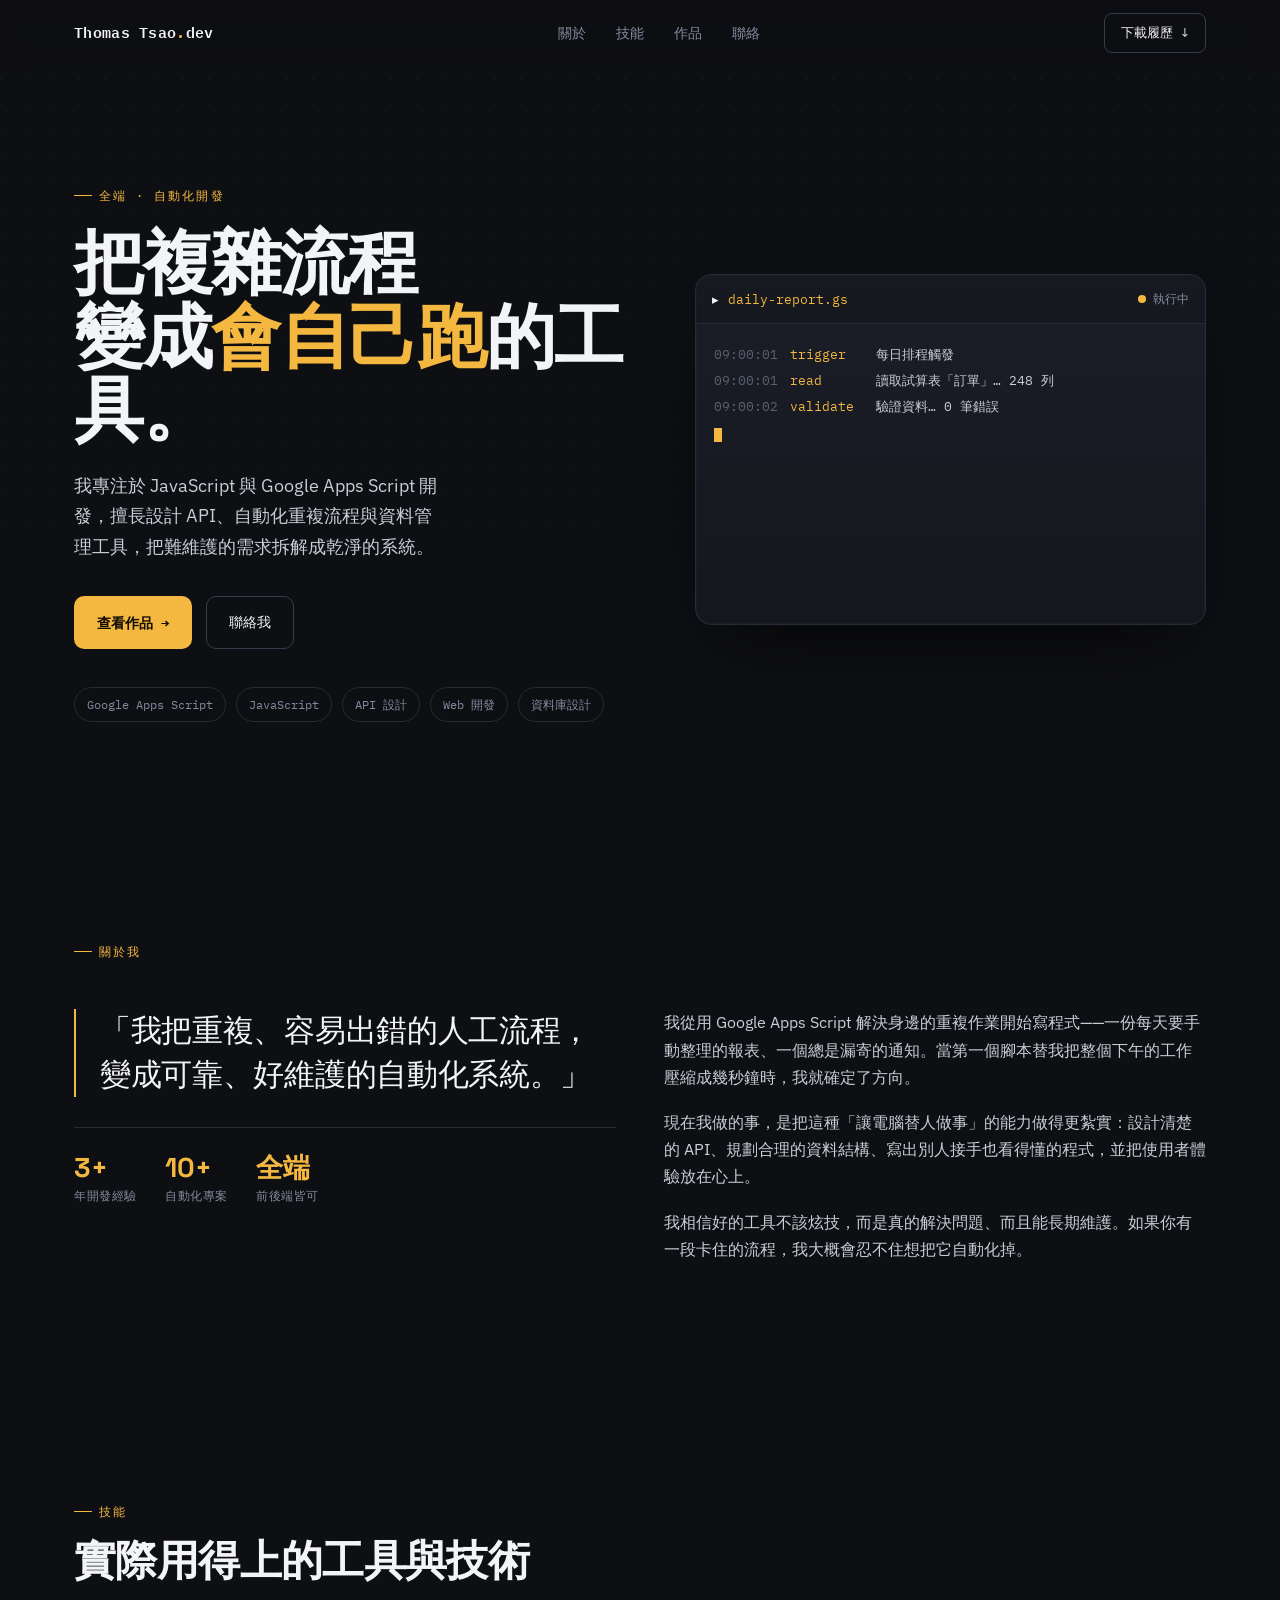
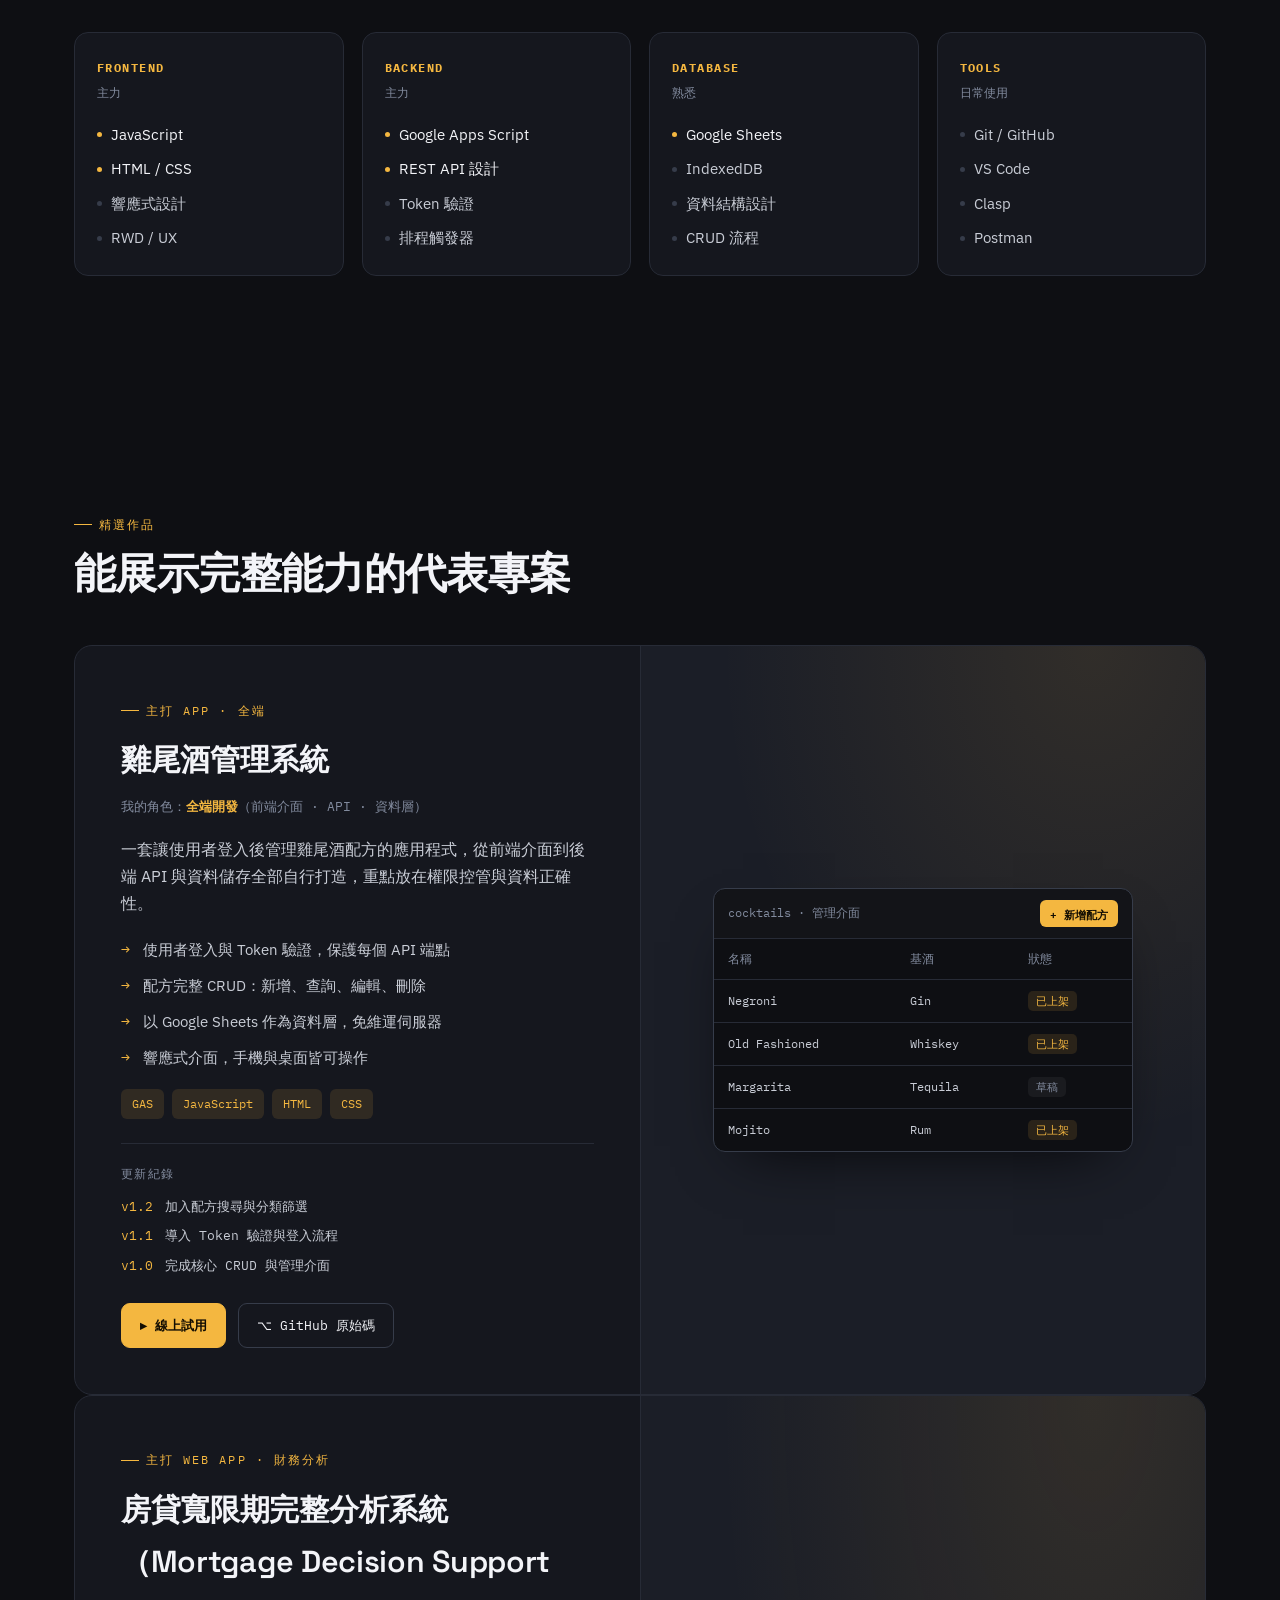
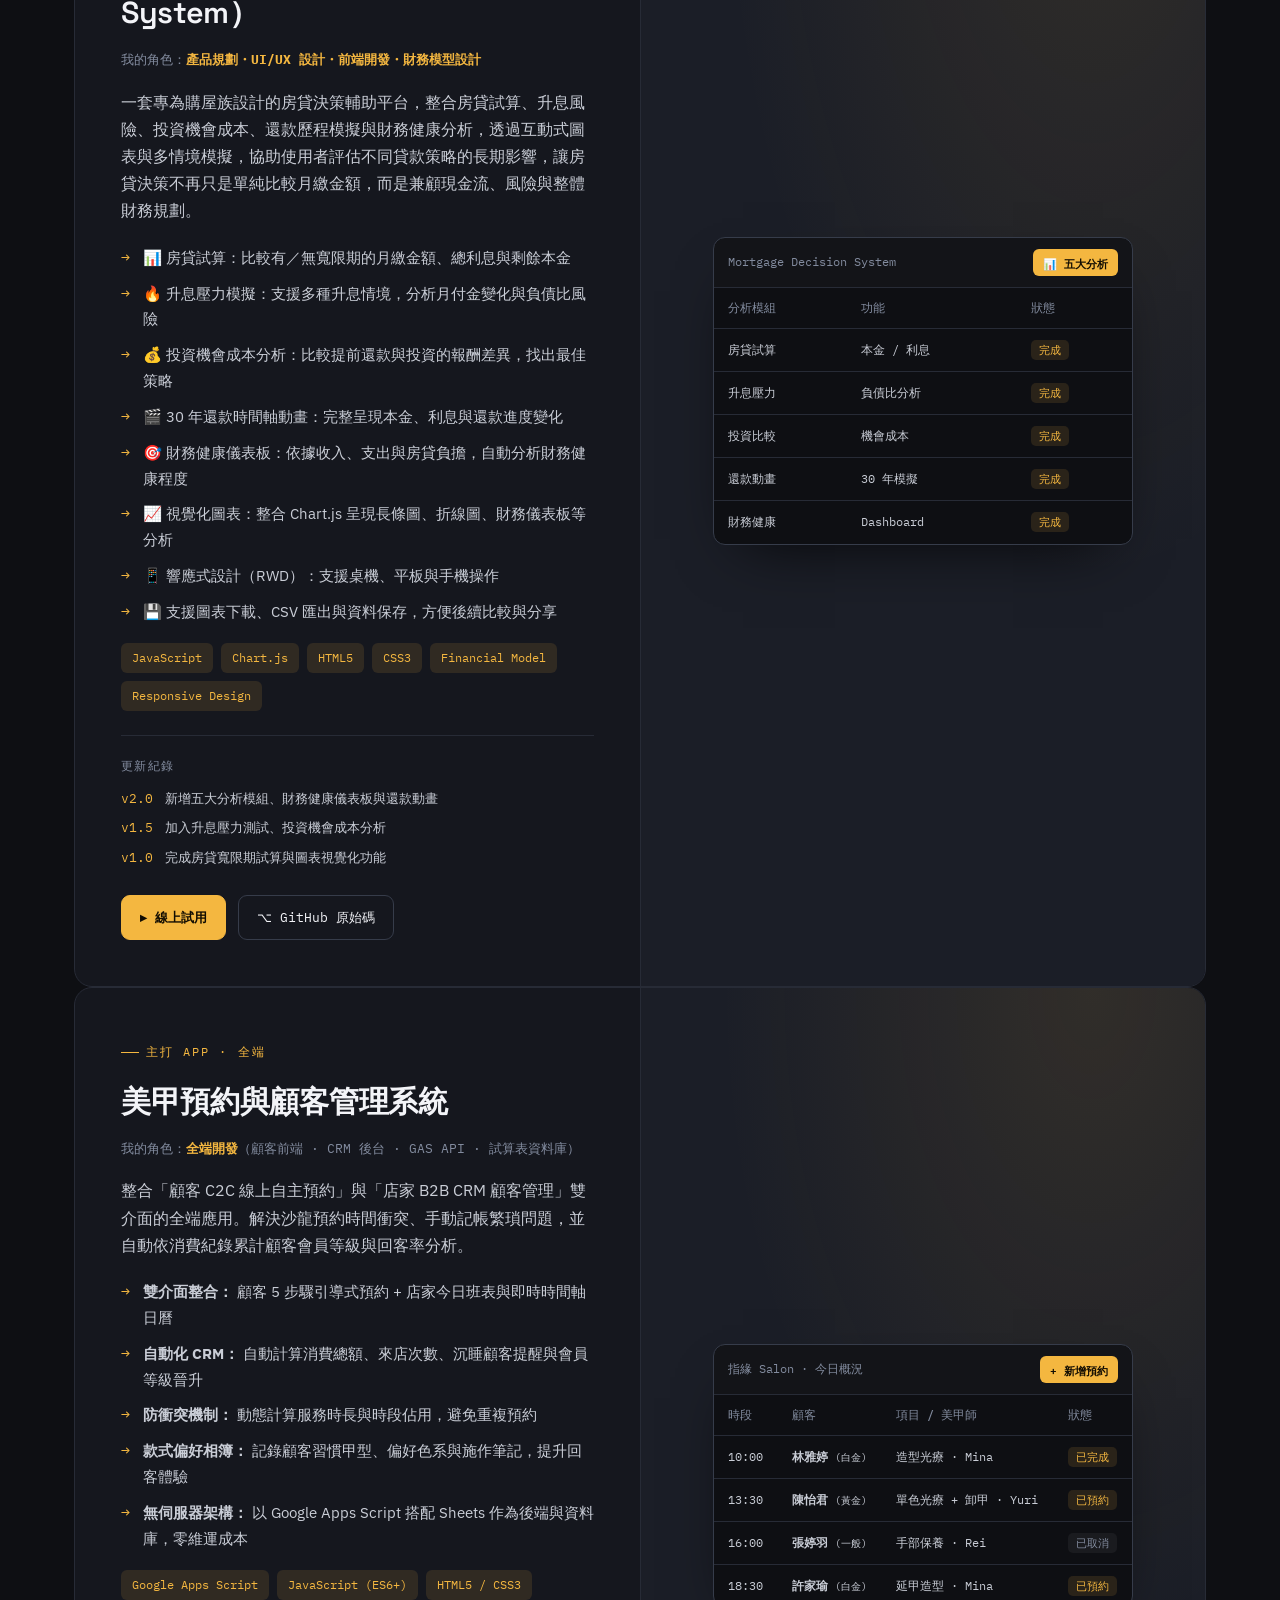
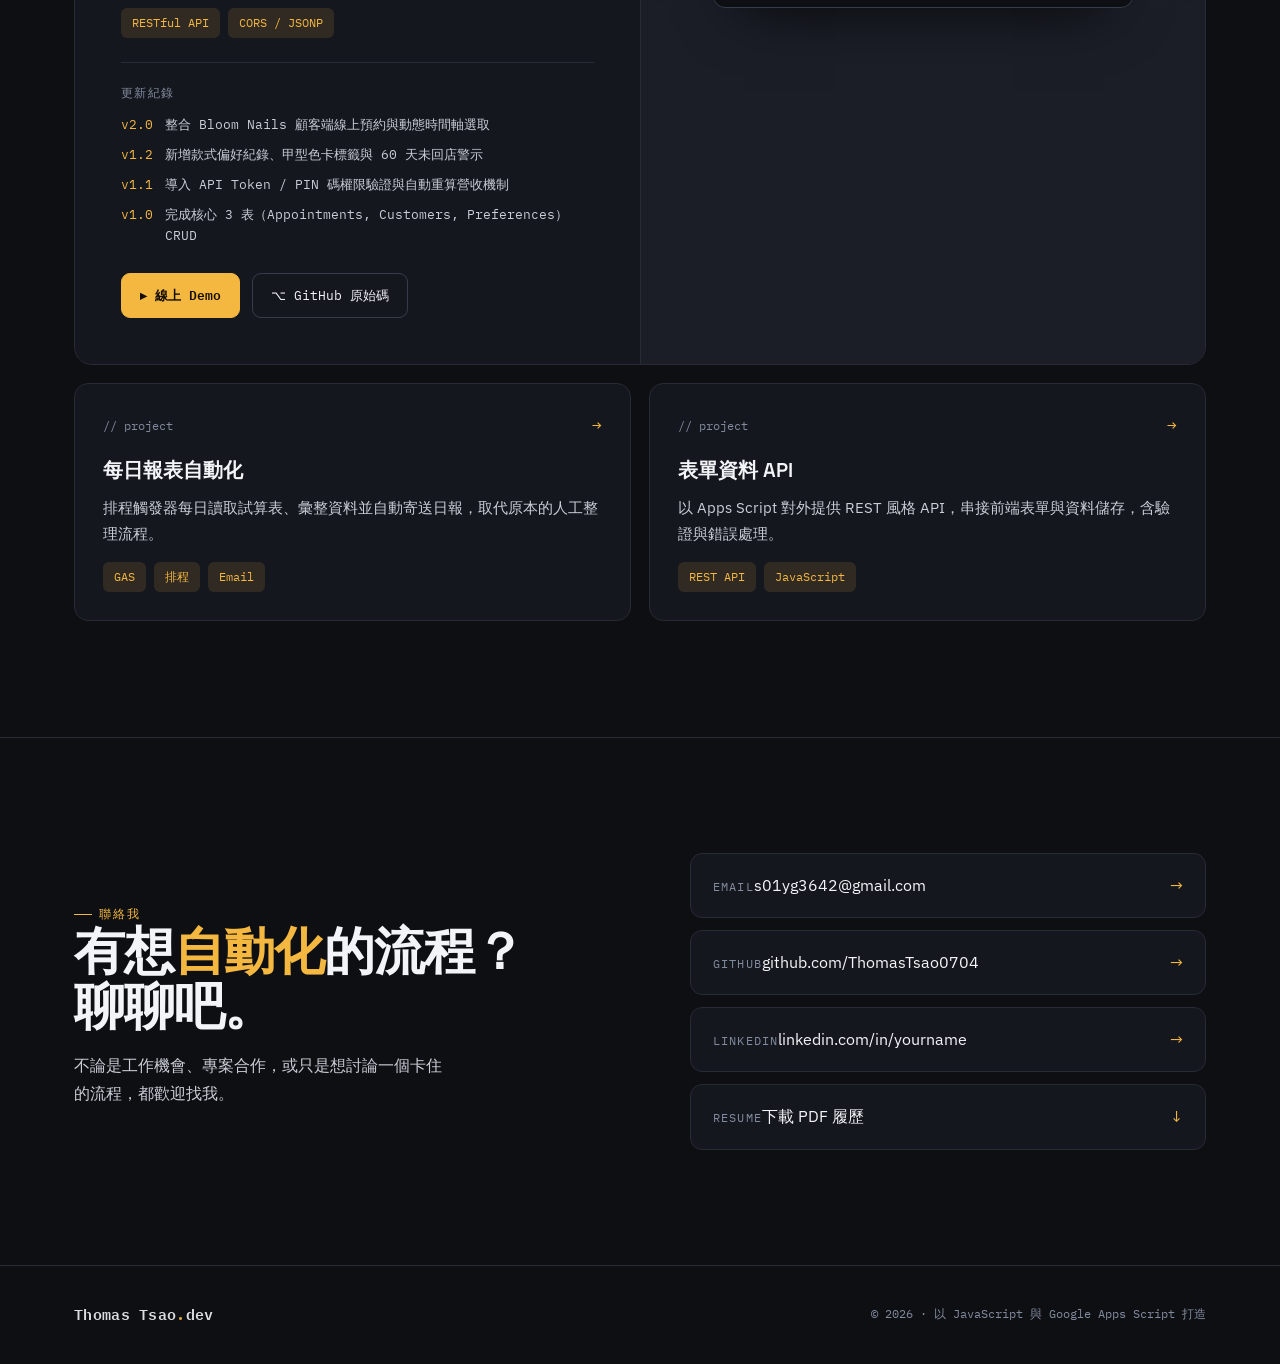
<file: index.html>
<!DOCTYPE html>
<html lang="zh-Hant">
<head>
<meta charset="UTF-8" />
<meta name="viewport" content="width=device-width, initial-scale=1.0" />
<title>Thomas Tsao · 自動化與全端開發</title>
<!--
  ┌───────────────────────────────────────────────────────────┐
  │  個人作品集 · 單頁式 Portfolio                              │
  │  要改的地方都有標註「← 改這裡」：                          │
  │   1. 名字（搜尋「你的名字」）                               │
  │   2. 聯絡資訊（Email / GitHub / LinkedIn）                  │
  │   3. 作品連結（Demo / GitHub）                              │
  │   4. 履歷 PDF 連結                                          │
  └───────────────────────────────────────────────────────────┘
-->
<link rel="preconnect" href="https://fonts.googleapis.com" />
<link rel="preconnect" href="https://fonts.gstatic.com" crossorigin />
<link href="https://fonts.googleapis.com/css2?family=Space+Grotesk:wght@400;500;600;700&family=IBM+Plex+Mono:wght@400;500;600&family=IBM+Plex+Sans:wght@400;500;600&display=swap" rel="stylesheet" />
<style>
  :root{
    --bg:#0E0F13;
    --bg-2:#15171E;
    --bg-3:#1B1E27;
    --line:#272B36;
    --line-2:#363C4A;
    --text:#C9CDD6;
    --dim:#828B9E;
    --head:#F3F4F8;
    --accent:#F4B740;
    --accent-deep:#C98A1E;
    --accent-soft:rgba(244,183,64,.12);
    --accent-glow:rgba(244,183,64,.28);
    --maxw:1180px;
    --r:14px;
    --ease:cubic-bezier(.22,.61,.36,1);
    --display:"Space Grotesk",system-ui,sans-serif;
    --mono:"IBM Plex Mono",ui-monospace,monospace;
    --body:"IBM Plex Sans",system-ui,sans-serif;
  }

  *{box-sizing:border-box;margin:0;padding:0}
  html{scroll-behavior:smooth;-webkit-text-size-adjust:100%}
  body{
    background:var(--bg);
    color:var(--text);
    font-family:var(--body);
    font-size:16px;
    line-height:1.7;
    -webkit-font-smoothing:antialiased;
    overflow-x:hidden;
  }
  body::before{
    /* 極淡的試算表網點，呼應 Google Sheets / GAS 的工作基底 */
    content:"";position:fixed;inset:0;z-index:0;pointer-events:none;
    background-image:radial-gradient(circle at 1px 1px,rgba(255,255,255,.035) 1px,transparent 0);
    background-size:26px 26px;
    mask-image:linear-gradient(to bottom,#000 0%,transparent 70%);
  }
  a{color:inherit;text-decoration:none}
  ::selection{background:var(--accent);color:#0c0c0c}
  :focus-visible{outline:2px solid var(--accent);outline-offset:3px;border-radius:4px}

  .wrap{max-width:var(--maxw);margin:0 auto;padding:0 24px;position:relative;z-index:1}
  .eyebrow{
    font-family:var(--mono);font-size:.72rem;letter-spacing:.18em;text-transform:uppercase;
    color:var(--accent);display:inline-flex;align-items:center;gap:.6em;
  }
  .eyebrow::before{content:"";width:18px;height:1px;background:var(--accent);display:inline-block}

  /* ── NAV ─────────────────────────────────── */
  header.nav{
    position:sticky;top:0;z-index:50;
    backdrop-filter:blur(12px);
    background:rgba(14,15,19,.72);
    border-bottom:1px solid transparent;
    transition:border-color .3s var(--ease),background .3s var(--ease);
  }
  header.nav.scrolled{border-color:var(--line);background:rgba(14,15,19,.88)}
  .nav-inner{display:flex;align-items:center;justify-content:space-between;height:66px}
  .brand{font-family:var(--mono);font-weight:600;font-size:.95rem;color:var(--head);letter-spacing:.02em}
  .brand .dot{color:var(--accent)}
  .nav-links{display:flex;gap:30px;align-items:center}
  .nav-links a{font-size:.9rem;color:var(--dim);transition:color .2s;position:relative}
  .nav-links a:hover,.nav-links a.active{color:var(--head)}
  .nav-links a.active::after{
    content:"";position:absolute;left:0;bottom:-22px;height:2px;width:100%;background:var(--accent)
  }
  .nav-cta{
    font-family:var(--mono);font-size:.82rem;border:1px solid var(--line-2);
    padding:8px 16px;border-radius:8px;color:var(--head);transition:.25s var(--ease);
  }
  .nav-cta:hover{border-color:var(--accent);color:var(--accent);box-shadow:0 0 0 1px var(--accent-soft)}
  .menu-btn{display:none;background:none;border:1px solid var(--line-2);color:var(--head);
    width:42px;height:38px;border-radius:8px;font-size:1.1rem;cursor:pointer}

  /* ── HERO ────────────────────────────────── */
  .hero{padding:clamp(56px,9vw,110px) 0 clamp(60px,8vw,96px)}
  .hero-grid{display:grid;grid-template-columns:1.05fr .95fr;gap:56px;align-items:center}
  .hero h1{
    font-family:var(--display);font-weight:600;color:var(--head);
    font-size:clamp(2.5rem,6vw,4.4rem);line-height:1.04;letter-spacing:-.02em;
    margin:22px 0 0;
  }
  .hero h1 .hl{color:var(--accent)}
  .hero .lede{margin-top:24px;font-size:1.12rem;max-width:34ch;color:var(--text)}
  .hero-cta{display:flex;gap:14px;margin-top:34px;flex-wrap:wrap}
  .btn{
    font-family:var(--mono);font-size:.9rem;font-weight:500;
    padding:13px 22px;border-radius:10px;cursor:pointer;transition:.25s var(--ease);
    display:inline-flex;align-items:center;gap:.5em;border:1px solid transparent;
  }
  .btn-primary{background:var(--accent);color:#120d02;font-weight:600}
  .btn-primary:hover{transform:translateY(-2px);box-shadow:0 12px 30px -10px var(--accent-glow)}
  .btn-ghost{border-color:var(--line-2);color:var(--head)}
  .btn-ghost:hover{border-color:var(--accent);color:var(--accent)}
  .core-skills{display:flex;flex-wrap:wrap;gap:10px;margin-top:38px}
  .chip{
    font-family:var(--mono);font-size:.78rem;color:var(--dim);
    border:1px solid var(--line);padding:6px 12px;border-radius:999px;
    transition:.2s;
  }
  .chip:hover{color:var(--head);border-color:var(--line-2)}

  /* ── 自動化執行軌跡 (signature) ───────────── */
  .runner{
    background:linear-gradient(180deg,var(--bg-3),var(--bg-2));
    border:1px solid var(--line);border-radius:16px;overflow:hidden;
    box-shadow:0 30px 70px -30px rgba(0,0,0,.8),0 0 0 1px rgba(255,255,255,.02) inset;
  }
  .runner-bar{
    display:flex;align-items:center;justify-content:space-between;
    padding:13px 16px;border-bottom:1px solid var(--line);background:rgba(0,0,0,.18);
  }
  .runner-file{font-family:var(--mono);font-size:.84rem;color:var(--head);display:flex;align-items:center;gap:9px}
  .runner-file .gs{color:var(--accent)}
  .runner-status{
    font-family:var(--mono);font-size:.72rem;color:var(--dim);
    display:flex;align-items:center;gap:7px;
  }
  .pulse{width:8px;height:8px;border-radius:50%;background:var(--accent);box-shadow:0 0 0 0 var(--accent-glow);animation:pulse 1.6s infinite}
  .runner-status.done .pulse{animation:none;box-shadow:none}
  @keyframes pulse{0%{box-shadow:0 0 0 0 var(--accent-glow)}70%{box-shadow:0 0 0 7px transparent}100%{box-shadow:0 0 0 0 transparent}}
  .runner-body{
    font-family:var(--mono);font-size:.82rem;line-height:1.95;
    padding:18px 18px 20px;min-height:300px;
  }
  .log-line{display:flex;gap:12px;opacity:0;transform:translateY(4px);align-items:baseline}
  .log-line.in{opacity:1;transform:none;transition:.32s var(--ease)}
  .log-time{color:#5b6172;flex-shrink:0}
  .log-tag{color:var(--accent);flex-shrink:0;width:74px;display:inline-block}
  .log-msg{color:var(--text)}
  .log-line.final .log-tag{color:#7ee0a0}
  .log-line.final .log-msg{color:var(--head)}
  .caret{display:inline-block;width:8px;height:1.05em;background:var(--accent);vertical-align:text-bottom;animation:blink 1s steps(2) infinite;transform:translateY(2px)}
  @keyframes blink{50%{opacity:0}}

  /* ── 通用區塊 ─────────────────────────────── */
  section.block{padding:clamp(70px,9vw,120px) 0;position:relative}
  .block-head{max-width:60ch;margin-bottom:48px}
  .block-head h2{
    font-family:var(--display);font-weight:600;color:var(--head);
    font-size:clamp(1.85rem,3.6vw,2.6rem);line-height:1.12;letter-spacing:-.015em;margin-top:16px;
  }
  .reveal{opacity:0;transform:translateY(22px);transition:opacity .7s var(--ease),transform .7s var(--ease)}
  .reveal.shown{opacity:1;transform:none}

  /* ── ABOUT ───────────────────────────────── */
  .about-grid{display:grid;grid-template-columns:1fr 1fr;gap:48px;align-items:start}
  .pullquote{
    font-family:var(--display);font-weight:500;color:var(--head);
    font-size:clamp(1.4rem,2.6vw,1.95rem);line-height:1.4;letter-spacing:-.01em;
    border-left:2px solid var(--accent);padding-left:24px;
  }
  .about-body p{margin-bottom:18px;color:var(--text)}
  .about-body p:last-child{margin-bottom:0}
  .about-meta{display:flex;flex-wrap:wrap;gap:28px;margin-top:30px;padding-top:26px;border-top:1px solid var(--line)}
  .about-meta .m b{display:block;font-family:var(--display);font-size:1.7rem;color:var(--accent);line-height:1}
  .about-meta .m span{font-family:var(--mono);font-size:.74rem;color:var(--dim);letter-spacing:.05em}

  /* ── SKILLS ──────────────────────────────── */
  .skills-grid{display:grid;grid-template-columns:repeat(4,1fr);gap:18px}
  .skill-card{
    background:var(--bg-2);border:1px solid var(--line);border-radius:var(--r);
    padding:24px 22px;transition:.3s var(--ease);
  }
  .skill-card:hover{border-color:var(--line-2);transform:translateY(-3px)}
  .skill-card h3{font-family:var(--mono);font-size:.78rem;letter-spacing:.12em;text-transform:uppercase;color:var(--accent);margin-bottom:4px}
  .skill-card .lvl{font-size:.78rem;color:var(--dim);margin-bottom:18px;display:block}
  .skill-card ul{list-style:none;display:flex;flex-direction:column;gap:9px}
  .skill-card li{display:flex;align-items:center;gap:9px;font-size:.94rem;color:var(--text)}
  .skill-card li::before{content:"";width:5px;height:5px;border-radius:50%;background:var(--line-2);flex-shrink:0}
  .skill-card li.key::before{background:var(--accent)}
  .skill-card li.key{color:var(--head)}

  /* ── PROJECTS ────────────────────────────── */
  .feature{
    display:grid;grid-template-columns:1fr 1fr;gap:0;
    background:var(--bg-2);border:1px solid var(--line);border-radius:18px;overflow:hidden;
  }
  .feature-info{padding:clamp(28px,4vw,46px)}
  .tag-row{display:flex;flex-wrap:wrap;gap:8px;margin:18px 0 0}
  .tag{font-family:var(--mono);font-size:.74rem;color:var(--accent);background:var(--accent-soft);padding:5px 11px;border-radius:6px}
  .feature-info h3{font-family:var(--display);font-weight:600;color:var(--head);font-size:1.9rem;margin:14px 0 10px;letter-spacing:-.01em}
  .feature-info .role{font-family:var(--mono);font-size:.8rem;color:var(--dim);margin-bottom:18px}
  .feature-info .role b{color:var(--accent)}
  .feat-list{list-style:none;margin:20px 0 4px;display:grid;gap:10px}
  .feat-list li{position:relative;padding-left:22px;font-size:.95rem}
  .feat-list li::before{content:"→";position:absolute;left:0;color:var(--accent);font-family:var(--mono)}
  .changelog{margin-top:24px;padding-top:20px;border-top:1px solid var(--line)}
  .changelog .cl-h{font-family:var(--mono);font-size:.72rem;letter-spacing:.12em;text-transform:uppercase;color:var(--dim);margin-bottom:12px}
  .changelog ul{list-style:none;display:grid;gap:8px}
  .changelog li{font-family:var(--mono);font-size:.8rem;color:var(--text);display:flex;gap:12px}
  .changelog .v{color:var(--accent)}
  .feat-links{display:flex;gap:12px;margin-top:26px;flex-wrap:wrap}
  .link-btn{font-family:var(--mono);font-size:.84rem;padding:10px 18px;border-radius:9px;border:1px solid var(--line-2);color:var(--head);transition:.25s var(--ease);display:inline-flex;gap:.5em;align-items:center}
  .link-btn:hover{border-color:var(--accent);color:var(--accent)}
  .link-btn.solid{background:var(--accent);color:#120d02;border-color:var(--accent);font-weight:600}
  .link-btn.solid:hover{transform:translateY(-2px);box-shadow:0 10px 26px -10px var(--accent-glow)}

  /* 作品截圖佔位（CSS 模擬 app 介面，可換成真實截圖 <img>） */
  .feature-shot{background:
      radial-gradient(120% 120% at 80% 0%,rgba(244,183,64,.10),transparent 55%),
      var(--bg-3);
    border-left:1px solid var(--line);padding:34px;display:flex;align-items:center;justify-content:center}
  .mock{width:100%;max-width:420px;background:var(--bg);border:1px solid var(--line-2);border-radius:12px;overflow:hidden;box-shadow:0 24px 60px -30px rgba(0,0,0,.9)}
  .mock-top{display:flex;align-items:center;justify-content:space-between;padding:11px 14px;border-bottom:1px solid var(--line);background:rgba(255,255,255,.02)}
  .mock-top .t{font-family:var(--mono);font-size:.74rem;color:var(--dim)}
  .mock-top .add{font-family:var(--mono);font-size:.7rem;background:var(--accent);color:#120d02;padding:4px 10px;border-radius:6px;font-weight:600}
  .mock table{width:100%;border-collapse:collapse;font-family:var(--mono);font-size:.74rem}
  .mock th{text-align:left;color:var(--dim);font-weight:500;padding:10px 14px;border-bottom:1px solid var(--line)}
  .mock td{padding:11px 14px;border-bottom:1px solid var(--line);color:var(--text)}
  .mock tr:last-child td{border-bottom:none}
  .mock .st{font-size:.66rem;padding:3px 8px;border-radius:5px;background:var(--accent-soft);color:var(--accent)}
  .mock .st.off{background:rgba(255,255,255,.05);color:var(--dim)}

  .more-projects{display:grid;grid-template-columns:1fr 1fr;gap:18px;margin-top:18px}
  .pcard{background:var(--bg-2);border:1px solid var(--line);border-radius:var(--r);padding:28px;transition:.3s var(--ease);display:flex;flex-direction:column}
  .pcard:hover{border-color:var(--line-2);transform:translateY(-3px)}
  .pcard .pc-top{display:flex;align-items:center;justify-content:space-between;margin-bottom:14px}
  .pcard .pc-idx{font-family:var(--mono);font-size:.74rem;color:var(--dim)}
  .pcard h4{font-family:var(--display);font-weight:600;color:var(--head);font-size:1.25rem;margin-bottom:8px}
  .pcard p{font-size:.94rem;color:var(--text);flex:1}
  .pcard .tag-row{margin-top:16px}
  .arrow{color:var(--accent);font-family:var(--mono);transition:transform .25s}
  .pcard:hover .arrow{transform:translateX(4px)}

  /* ── CONTACT ─────────────────────────────── */
  .contact{border-top:1px solid var(--line)}
  .contact-grid{display:grid;grid-template-columns:1.1fr 1fr;gap:48px;align-items:center}
  .contact h2{font-family:var(--display);font-weight:600;color:var(--head);font-size:clamp(2rem,4.5vw,3.2rem);line-height:1.08;letter-spacing:-.02em}
  .contact h2 .hl{color:var(--accent)}
  .contact p{margin-top:18px;max-width:38ch}
  .contact-list{display:grid;gap:12px}
  .clink{display:flex;align-items:center;justify-content:space-between;padding:18px 22px;background:var(--bg-2);border:1px solid var(--line);border-radius:12px;transition:.25s var(--ease)}
  .clink:hover{border-color:var(--accent);background:var(--bg-3);transform:translateX(4px)}
  .clink .l{font-family:var(--mono);font-size:.74rem;letter-spacing:.1em;text-transform:uppercase;color:var(--dim)}
  .clink .v{font-family:var(--body);font-size:1rem;color:var(--head);margin-top:3px}
  .clink .ar{color:var(--accent)}

  footer{border-top:1px solid var(--line);padding:36px 0}
  .foot-inner{display:flex;align-items:center;justify-content:space-between;flex-wrap:wrap;gap:16px}
  footer .brand{opacity:.9}
  footer small{font-family:var(--mono);font-size:.76rem;color:var(--dim)}

  /* ── RESPONSIVE ──────────────────────────── */
  @media (max-width:920px){
    .hero-grid{grid-template-columns:1fr;gap:44px}
    .about-grid,.feature,.contact-grid{grid-template-columns:1fr}
    .feature-shot{border-left:none;border-top:1px solid var(--line)}
    .skills-grid{grid-template-columns:repeat(2,1fr)}
    .more-projects{grid-template-columns:1fr}
    .nav-links{display:none}
    .menu-btn{display:block}
    .nav-links.open{display:flex;position:absolute;top:66px;left:0;right:0;flex-direction:column;
      background:var(--bg-2);border-bottom:1px solid var(--line);padding:18px 24px;gap:18px}
    .nav-links.open a.active::after{display:none}
  }
  @media (max-width:520px){
    .skills-grid{grid-template-columns:1fr}
    .about-meta{gap:20px}
    .runner-body{font-size:.74rem;min-height:262px}
  }
  @media (prefers-reduced-motion:reduce){
    *{animation:none!important;transition:none!important}
    html{scroll-behavior:auto}
    .reveal{opacity:1;transform:none}
    .log-line{opacity:1;transform:none}
    .caret{display:none}
  }
</style>
</head>
<body>

<!-- ══ NAV ══ -->
<header class="nav" id="nav">
  <div class="wrap nav-inner">
    <!-- ← 改這裡：名字 / 代號 -->
    <a href="#top" class="brand">Thomas Tsao<span class="dot">.</span>dev</a>
    <nav class="nav-links" id="navlinks" aria-label="主導覽">
      <a href="#about">關於</a>
      <a href="#skills">技能</a>
      <a href="#projects">作品</a>
      <a href="#contact">聯絡</a>
    </nav>
    <!-- ← 改這裡：履歷 PDF 連結 -->
    <a href="#" class="nav-cta" id="resumeTop">下載履歷 ↓</a>
    <button class="menu-btn" id="menuBtn" aria-label="開啟選單" aria-expanded="false">☰</button>
  </div>
</header>

<!-- ══ HERO ══ -->
<main id="top">
<section class="hero">
  <div class="wrap hero-grid">
    <div class="hero-copy">
      <span class="eyebrow">全端 · 自動化開發</span>
      <h1>把複雜流程<br>變成<span class="hl">會自己跑</span>的工具。</h1>
      <p class="lede">
        我專注於 JavaScript 與 Google Apps Script 開發，擅長設計 API、自動化重複流程與資料管理工具，把難維護的需求拆解成乾淨的系統。
      </p>
      <div class="hero-cta">
        <a href="#projects" class="btn btn-primary">查看作品 →</a>
        <a href="#contact" class="btn btn-ghost">聯絡我</a>
      </div>
      <div class="core-skills">
        <span class="chip">Google Apps Script</span>
        <span class="chip">JavaScript</span>
        <span class="chip">API 設計</span>
        <span class="chip">Web 開發</span>
        <span class="chip">資料庫設計</span>
      </div>
    </div>

    <!-- signature：自動化執行軌跡 -->
    <div class="runner" id="runner" aria-hidden="true">
      <div class="runner-bar">
        <span class="runner-file">▸ <span class="gs">daily-report.gs</span></span>
        <span class="runner-status" id="rstatus"><span class="pulse"></span>執行中</span>
      </div>
      <div class="runner-body" id="rbody"></div>
    </div>
  </div>
</section>

<!-- ══ ABOUT ══ -->
<section class="block" id="about">
  <div class="wrap">
    <div class="block-head reveal">
      <span class="eyebrow">關於我</span>
    </div>
    <div class="about-grid">
      <div class="reveal">
        <p class="pullquote">「我把重複、容易出錯的人工流程，變成可靠、好維護的自動化系統。」</p>
        <div class="about-meta">
          <div class="m"><b>3+</b><span>年開發經驗</span></div>
          <div class="m"><b>10+</b><span>自動化專案</span></div>
          <div class="m"><b>全端</b><span>前後端皆可</span></div>
        </div>
      </div>
      <!-- ← 改這裡：把下面三段換成你自己的故事 -->
      <div class="about-body reveal">
        <p>我從用 Google Apps Script 解決身邊的重複作業開始寫程式——一份每天要手動整理的報表、一個總是漏寄的通知。當第一個腳本替我把整個下午的工作壓縮成幾秒鐘時，我就確定了方向。</p>
        <p>現在我做的事，是把這種「讓電腦替人做事」的能力做得更紮實：設計清楚的 API、規劃合理的資料結構、寫出別人接手也看得懂的程式，並把使用者體驗放在心上。</p>
        <p>我相信好的工具不該炫技，而是真的解決問題、而且能長期維護。如果你有一段卡住的流程，我大概會忍不住想把它自動化掉。</p>
      </div>
    </div>
  </div>
</section>

<!-- ══ SKILLS ══ -->
<section class="block" id="skills">
  <div class="wrap">
    <div class="block-head reveal">
      <span class="eyebrow">技能</span>
      <h2>實際用得上的工具與技術</h2>
    </div>
    <div class="skills-grid">
      <div class="skill-card reveal">
        <h3>Frontend</h3><span class="lvl">主力</span>
        <ul>
          <li class="key">JavaScript</li>
          <li class="key">HTML / CSS</li>
          <li>響應式設計</li>
          <li>RWD / UX</li>
        </ul>
      </div>
      <div class="skill-card reveal">
        <h3>Backend</h3><span class="lvl">主力</span>
        <ul>
          <li class="key">Google Apps Script</li>
          <li class="key">REST API 設計</li>
          <li>Token 驗證</li>
          <li>排程觸發器</li>
        </ul>
      </div>
      <div class="skill-card reveal">
        <h3>Database</h3><span class="lvl">熟悉</span>
        <ul>
          <li class="key">Google Sheets</li>
          <li>IndexedDB</li>
          <li>資料結構設計</li>
          <li>CRUD 流程</li>
        </ul>
      </div>
      <div class="skill-card reveal">
        <h3>Tools</h3><span class="lvl">日常使用</span>
        <ul>
          <li>Git / GitHub</li>
          <li>VS Code</li>
          <li>Clasp</li>
          <li>Postman</li>
        </ul>
      </div>
    </div>
  </div>
</section>

<!-- ══ PROJECTS ══ -->
<section class="block" id="projects">
  <div class="wrap">
    <div class="block-head reveal">
      <span class="eyebrow">精選作品</span>
      <h2>能展示完整能力的代表專案</h2>
    </div>

    <!-- 主打：雞尾酒管理系統 -->
    <div class="feature reveal">
      <div class="feature-info">
        <span class="eyebrow">主打 App · 全端</span>
        <h3>雞尾酒管理系統</h3>
        <p class="role">我的角色：<b>全端開發</b>（前端介面 · API · 資料層）</p>
        <p>一套讓使用者登入後管理雞尾酒配方的應用程式，從前端介面到後端 API 與資料儲存全部自行打造，重點放在權限控管與資料正確性。</p>
        <ul class="feat-list">
          <li>使用者登入與 Token 驗證，保護每個 API 端點</li>
          <li>配方完整 CRUD：新增、查詢、編輯、刪除</li>
          <li>以 Google Sheets 作為資料層，免維運伺服器</li>
          <li>響應式介面，手機與桌面皆可操作</li>
        </ul>
        <div class="tag-row">
          <span class="tag">GAS</span><span class="tag">JavaScript</span>
          <span class="tag">HTML</span><span class="tag">CSS</span>
        </div>
        <div class="changelog">
          <!-- ← 改這裡：可換成真實更新紀錄 -->
          <div class="cl-h">更新紀錄</div>
          <ul>
            <li><span class="v">v1.2</span> 加入配方搜尋與分類篩選</li>
            <li><span class="v">v1.1</span> 導入 Token 驗證與登入流程</li>
            <li><span class="v">v1.0</span> 完成核心 CRUD 與管理介面</li>
          </ul>
        </div>
        <div class="feat-links">
          <!-- ← 改這裡：Demo / GitHub 連結 -->
          <a href="https://script.google.com/macros/s/AKfycbwghGXCE6Hzxw3cSBQnjvnq7rCxHa5wvsHaGCUZsHhy9Zqe9yjXydQm7QGE3RTyGBjI/exec" class="link-btn solid" target="_blank" rel="noopener">▸ 線上試用</a>
          <a href="https://github.com/ThomasTsao0704" class="link-btn" target="_blank" rel="noopener">⌥ GitHub 原始碼</a>
        </div>
      </div>

      <!-- 截圖佔位（可整塊換成 <img src="screenshot.png" alt="管理介面">） -->
      <div class="feature-shot">
        <div class="mock" role="img" aria-label="雞尾酒管理系統管理介面示意">
          <div class="mock-top"><span class="t">cocktails · 管理介面</span><span class="add">+ 新增配方</span></div>
          <table>
            <thead><tr><th>名稱</th><th>基酒</th><th>狀態</th></tr></thead>
            <tbody>
              <tr><td>Negroni</td><td>Gin</td><td><span class="st">已上架</span></td></tr>
              <tr><td>Old Fashioned</td><td>Whiskey</td><td><span class="st">已上架</span></td></tr>
              <tr><td>Margarita</td><td>Tequila</td><td><span class="st off">草稿</span></td></tr>
              <tr><td>Mojito</td><td>Rum</td><td><span class="st">已上架</span></td></tr>
            </tbody>
          </table>
        </div>
      </div>
    </div>
    <!-- 主打：房貸寬限期完整分析系統 -->
<div class="feature reveal">
  <div class="feature-info">
    <span class="eyebrow">主打 Web App · 財務分析</span>

    <h3>房貸寬限期完整分析系統（Mortgage Decision Support System）</h3>

    <p class="role">
      我的角色：<b>產品規劃・UI/UX 設計・前端開發・財務模型設計</b>
    </p>

    <p>
一套專為購屋族設計的房貸決策輔助平台，整合房貸試算、升息風險、投資機會成本、還款歷程模擬與財務健康分析，透過互動式圖表與多情境模擬，協助使用者評估不同貸款策略的長期影響，讓房貸決策不再只是單純比較月繳金額，而是兼顧現金流、風險與整體財務規劃。
    </p>

    <ul class="feat-list">
      <li>📊 房貸試算：比較有／無寬限期的月繳金額、總利息與剩餘本金</li>

      <li>🔥 升息壓力模擬：支援多種升息情境，分析月付金變化與負債比風險</li>

      <li>💰 投資機會成本分析：比較提前還款與投資的報酬差異，找出最佳策略</li>

      <li>🎬 30 年還款時間軸動畫：完整呈現本金、利息與還款進度變化</li>

      <li>🎯 財務健康儀表板：依據收入、支出與房貸負擔，自動分析財務健康程度</li>

      <li>📈 視覺化圖表：整合 Chart.js 呈現長條圖、折線圖、財務儀表板等分析</li>

      <li>📱 響應式設計（RWD）：支援桌機、平板與手機操作</li>

      <li>💾 支援圖表下載、CSV 匯出與資料保存，方便後續比較與分享</li>
    </ul>

    <div class="tag-row">
      <span class="tag">JavaScript</span>
      <span class="tag">Chart.js</span>
      <span class="tag">HTML5</span>
      <span class="tag">CSS3</span>
      <span class="tag">Financial Model</span>
      <span class="tag">Responsive Design</span>
    </div>

    <div class="changelog">
      <div class="cl-h">更新紀錄</div>

      <ul>
        <li><span class="v">v2.0</span> 新增五大分析模組、財務健康儀表板與還款動畫</li>

        <li><span class="v">v1.5</span> 加入升息壓力測試、投資機會成本分析</li>

        <li><span class="v">v1.0</span> 完成房貸寬限期試算與圖表視覺化功能</li>
      </ul>
    </div>

    <div class="feat-links">
      <a href="https://thomastsao0704.github.io/WebApp/App92/" class="link-btn solid">
        ▸ 線上試用
      </a>

      <a href="https://github.com/ThomasTsao0704"
         class="link-btn"
         target="_blank"
         rel="noopener">
        ⌥ GitHub 原始碼
      </a>
    </div>

  </div>

  <div class="feature-shot">

    <div class="mock"
         role="img"
         aria-label="房貸寬限期完整分析系統">

      <div class="mock-top">
        <span class="t">Mortgage Decision System</span>
        <span class="add">📊 五大分析</span>
      </div>

      <table>

        <thead>

          <tr>
            <th>分析模組</th>
            <th>功能</th>
            <th>狀態</th>
          </tr>

        </thead>

        <tbody>

          <tr>
            <td>房貸試算</td>
            <td>本金 / 利息</td>
            <td><span class="st">完成</span></td>
          </tr>

          <tr>
            <td>升息壓力</td>
            <td>負債比分析</td>
            <td><span class="st">完成</span></td>
          </tr>

          <tr>
            <td>投資比較</td>
            <td>機會成本</td>
            <td><span class="st">完成</span></td>
          </tr>

          <tr>
            <td>還款動畫</td>
            <td>30 年模擬</td>
            <td><span class="st">完成</span></td>
          </tr>

          <tr>
            <td>財務健康</td>
            <td>Dashboard</td>
            <td><span class="st">完成</span></td>
          </tr>

        </tbody>

      </table>

    </div>

  </div>

</div>
    <!-- 主打：美甲預約與顧客管理系統 -->
<div class="feature reveal">
  <div class="feature-info">
    <span class="eyebrow">主打 App · 全端</span>
    <h3>美甲預約與顧客管理系統</h3>
    <p class="role">我的角色：<b>全端開發</b>（顧客前端 · CRM 後台 · GAS API · 試算表資料庫）</p>
    <p>整合「顧客 C2C 線上自主預約」與「店家 B2B CRM 顧客管理」雙介面的全端應用。解決沙龍預約時間衝突、手動記帳繁瑣問題，並自動依消費紀錄累計顧客會員等級與回客率分析。</p>
    
    <ul class="feat-list">
      <li><b>雙介面整合：</b> 顧客 5 步驟引導式預約 + 店家今日班表與即時時間軸日曆</li>
      <li><b>自動化 CRM：</b> 自動計算消費總額、來店次數、沉睡顧客提醒與會員等級晉升</li>
      <li><b>防衝突機制：</b> 動態計算服務時長與時段佔用，避免重複預約</li>
      <li><b>款式偏好相簿：</b> 記錄顧客習慣甲型、偏好色系與施作筆記，提升回客體驗</li>
      <li><b>無伺服器架構：</b> 以 Google Apps Script 搭配 Sheets 作為後端與資料庫，零維運成本</li>
    </ul>

    <div class="tag-row">
      <span class="tag">Google Apps Script</span>
      <span class="tag">JavaScript (ES6+)</span>
      <span class="tag">HTML5 / CSS3</span>
      <span class="tag">RESTful API</span>
      <span class="tag">CORS / JSONP</span>
    </div>

    <div class="changelog">
      <div class="cl-h">更新紀錄</div>
      <ul>
        <li><span class="v">v2.0</span> 整合 Bloom Nails 顧客端線上預約與動態時間軸選取</li>
        <li><span class="v">v1.2</span> 新增款式偏好紀錄、甲型色卡標籤與 60 天未回店警示</li>
        <li><span class="v">v1.1</span> 導入 API Token / PIN 碼權限驗證與自動重算營收機制</li>
        <li><span class="v">v1.0</span> 完成核心 3 表（Appointments, Customers, Preferences）CRUD</li>
      </ul>
    </div>

    <div class="feat-links">
      <!-- 請替換為真實的 App / GitHub 網址 -->
      <a href="https://thomastsao0704.github.io/Appindex/index3.html" class="link-btn solid" target="_blank" rel="noopener">▸ 線上 Demo</a>
      <a href="https://github.com/ThomasTsao0704" class="link-btn" target="_blank" rel="noopener">⌥ GitHub 原始碼</a>
    </div>
  </div>

  <!-- 截圖佔位 / Mockup 展示 -->
  <div class="feature-shot">
    <div class="mock" role="img" aria-label="指緣 Salon 顧客管理系統介面示意">
      <div class="mock-top">
        <span class="t">指緣 Salon · 今日概況</span>
        <span class="add">+ 新增預約</span>
      </div>
      <table>
        <thead>
          <tr>
            <th>時段</th>
            <th>顧客</th>
            <th>項目 / 美甲師</th>
            <th>狀態</th>
          </tr>
        </thead>
        <tbody>
          <tr>
            <td class="mono">10:00</td>
            <td><b>林雅婷</b> <small>(白金)</small></td>
            <td>造型光療 · Mina</td>
            <td><span class="st">已完成</span></td>
          </tr>
          <tr>
            <td class="mono">13:30</td>
            <td><b>陳怡君</b> <small>(黃金)</small></td>
            <td>單色光療 + 卸甲 · Yuri</td>
            <td><span class="st">已預約</span></td>
          </tr>
          <tr>
            <td class="mono">16:00</td>
            <td><b>張婷羽</b> <small>(一般)</small></td>
            <td>手部保養 · Rei</td>
            <td><span class="st off">已取消</span></td>
          </tr>
          <tr>
            <td class="mono">18:30</td>
            <td><b>許家瑜</b> <small>(白金)</small></td>
            <td>延甲造型 · Mina</td>
            <td><span class="st">已預約</span></td>
          </tr>
        </tbody>
      </table>
    </div>
  </div>
</div>

    <!-- 其他作品（← 改這裡：換成你其他的專案，或先刪掉留待補上） -->
    <div class="more-projects">
      <a href="#" class="pcard reveal">
        <div class="pc-top"><span class="pc-idx">// project</span><span class="arrow">→</span></div>
        <h4>每日報表自動化</h4>
        <p>排程觸發器每日讀取試算表、彙整資料並自動寄送日報，取代原本的人工整理流程。</p>
        <div class="tag-row"><span class="tag">GAS</span><span class="tag">排程</span><span class="tag">Email</span></div>
      </a>
      <a href="#" class="pcard reveal">
        <div class="pc-top"><span class="pc-idx">// project</span><span class="arrow">→</span></div>
        <h4>表單資料 API</h4>
        <p>以 Apps Script 對外提供 REST 風格 API，串接前端表單與資料儲存，含驗證與錯誤處理。</p>
        <div class="tag-row"><span class="tag">REST API</span><span class="tag">JavaScript</span></div>
      </a>
    </div>
  </div>
</section>

<!-- ══ CONTACT ══ -->
<section class="block contact" id="contact">
  <div class="wrap contact-grid">
    <div class="reveal">
      <span class="eyebrow">聯絡我</span>
      <h2>有想<span class="hl">自動化</span>的流程？<br>聊聊吧。</h2>
      <p>不論是工作機會、專案合作，或只是想討論一個卡住的流程，都歡迎找我。</p>
    </div>
    <div class="contact-list reveal">
      <!-- ← 改這裡：填入真實聯絡資訊 -->
      <a href="s01yg3642@gmail.com" class="clink">
        <span><span class="l">Email</span><span class="v">s01yg3642@gmail.com</span></span><span class="ar">→</span>
      </a>
      <a href="https://github.com/ThomasTsao0704" class="clink" target="_blank" rel="noopener">
        <span><span class="l">GitHub</span><span class="v">github.com/ThomasTsao0704</span></span><span class="ar">→</span>
      </a>
      <a href="https://linkedin.com/in/yourname" class="clink" target="_blank" rel="noopener">
        <span><span class="l">LinkedIn</span><span class="v">linkedin.com/in/yourname</span></span><span class="ar">→</span>
      </a>
      <a href="#" class="clink" id="resumeBottom">
        <span><span class="l">Resume</span><span class="v">下載 PDF 履歷</span></span><span class="ar">↓</span>
      </a>
    </div>
  </div>
</section>
</main>

<footer>
  <div class="wrap foot-inner">
    <span class="brand">Thomas Tsao<span class="dot">.</span>dev</span>
    <small>© <span id="yr"></span> · 以 JavaScript 與 Google Apps Script 打造</small>
  </div>
</footer>

<script>
(function(){
  "use strict";
  var reduce = window.matchMedia("(prefers-reduced-motion: reduce)").matches;

  document.getElementById("yr").textContent = new Date().getFullYear();

  /* nav 捲動陰影 + scrollspy */
  var nav = document.getElementById("nav");
  var links = Array.prototype.slice.call(document.querySelectorAll("#navlinks a"));
  var sections = links.map(function(a){ return document.querySelector(a.getAttribute("href")); });

  function onScroll(){
    nav.classList.toggle("scrolled", window.scrollY > 12);
    var pos = window.scrollY + 120, current = null;
    sections.forEach(function(sec,i){
      if(sec && sec.offsetTop <= pos) current = links[i];
    });
    links.forEach(function(l){ l.classList.remove("active"); });
    if(current) current.classList.add("active");
  }
  window.addEventListener("scroll", onScroll, {passive:true});
  onScroll();

  /* 行動版選單 */
  var menuBtn = document.getElementById("menuBtn");
  var navlinks = document.getElementById("navlinks");
  menuBtn.addEventListener("click", function(){
    var open = navlinks.classList.toggle("open");
    menuBtn.setAttribute("aria-expanded", open ? "true":"false");
  });
  navlinks.addEventListener("click", function(e){
    if(e.target.tagName === "A"){ navlinks.classList.remove("open"); menuBtn.setAttribute("aria-expanded","false"); }
  });

  /* 履歷連結提示（未設定時） */
  ["resumeTop","resumeBottom"].forEach(function(id){
    var el = document.getElementById(id);
    el.addEventListener("click", function(e){
      if(el.getAttribute("href") === "#"){
        e.preventDefault();
        alert("把這個連結改成你的 PDF 履歷網址即可（搜尋 resumeTop / resumeBottom）。");
      }
    });
  });

  /* scroll reveal */
  var io = new IntersectionObserver(function(entries){
    entries.forEach(function(en){
      if(en.isIntersecting){ en.target.classList.add("shown"); io.unobserve(en.target); }
    });
  }, {threshold:0.12, rootMargin:"0px 0px -40px 0px"});
  document.querySelectorAll(".reveal").forEach(function(el){ io.observe(el); });

  /* ── 自動化執行軌跡動畫 ── */
  var steps = [
    {t:"09:00:01", tag:"trigger",  msg:"每日排程觸發"},
    {t:"09:00:01", tag:"read",     msg:"讀取試算表「訂單」… 248 列"},
    {t:"09:00:02", tag:"validate", msg:"驗證資料… 0 筆錯誤"},
    {t:"09:00:02", tag:"transform",msg:"彙整為當日報表"},
    {t:"09:00:03", tag:"write",    msg:"寫入分頁「日報」"},
    {t:"09:00:03", tag:"notify",   msg:"寄送 Email 給 3 位收件者"},
    {t:"09:00:03", tag:"done",     msg:"完成 · 1.9s · 248 列已處理", final:true}
  ];
  var body = document.getElementById("rbody");
  var status = document.getElementById("rstatus");

  function makeLine(s){
    var line = document.createElement("div");
    line.className = "log-line" + (s.final ? " final" : "");
    line.innerHTML =
      '<span class="log-time">'+s.t+'</span>'+
      '<span class="log-tag">'+s.tag+'</span>'+
      '<span class="log-msg">'+s.msg+'</span>';
    return line;
  }

  if(reduce){
    steps.forEach(function(s){ var l = makeLine(s); l.classList.add("in"); body.appendChild(l); });
    status.classList.add("done");
    status.innerHTML = '<span class="pulse"></span>完成 ✓';
  } else {
    var i = 0;
    var caret = document.createElement("span");
    caret.className = "caret";
    body.appendChild(caret);
    function next(){
      if(i >= steps.length){
        caret.remove();
        status.classList.add("done");
        status.innerHTML = '<span class="pulse"></span>完成 ✓';
        return;
      }
      var l = makeLine(steps[i]);
      body.insertBefore(l, caret);
      requestAnimationFrame(function(){ l.classList.add("in"); });
      i++;
      setTimeout(next, i === 1 ? 620 : 560);
    }
    setTimeout(next, 650);
  }
})();
</script>
</body>
</html>
</file>
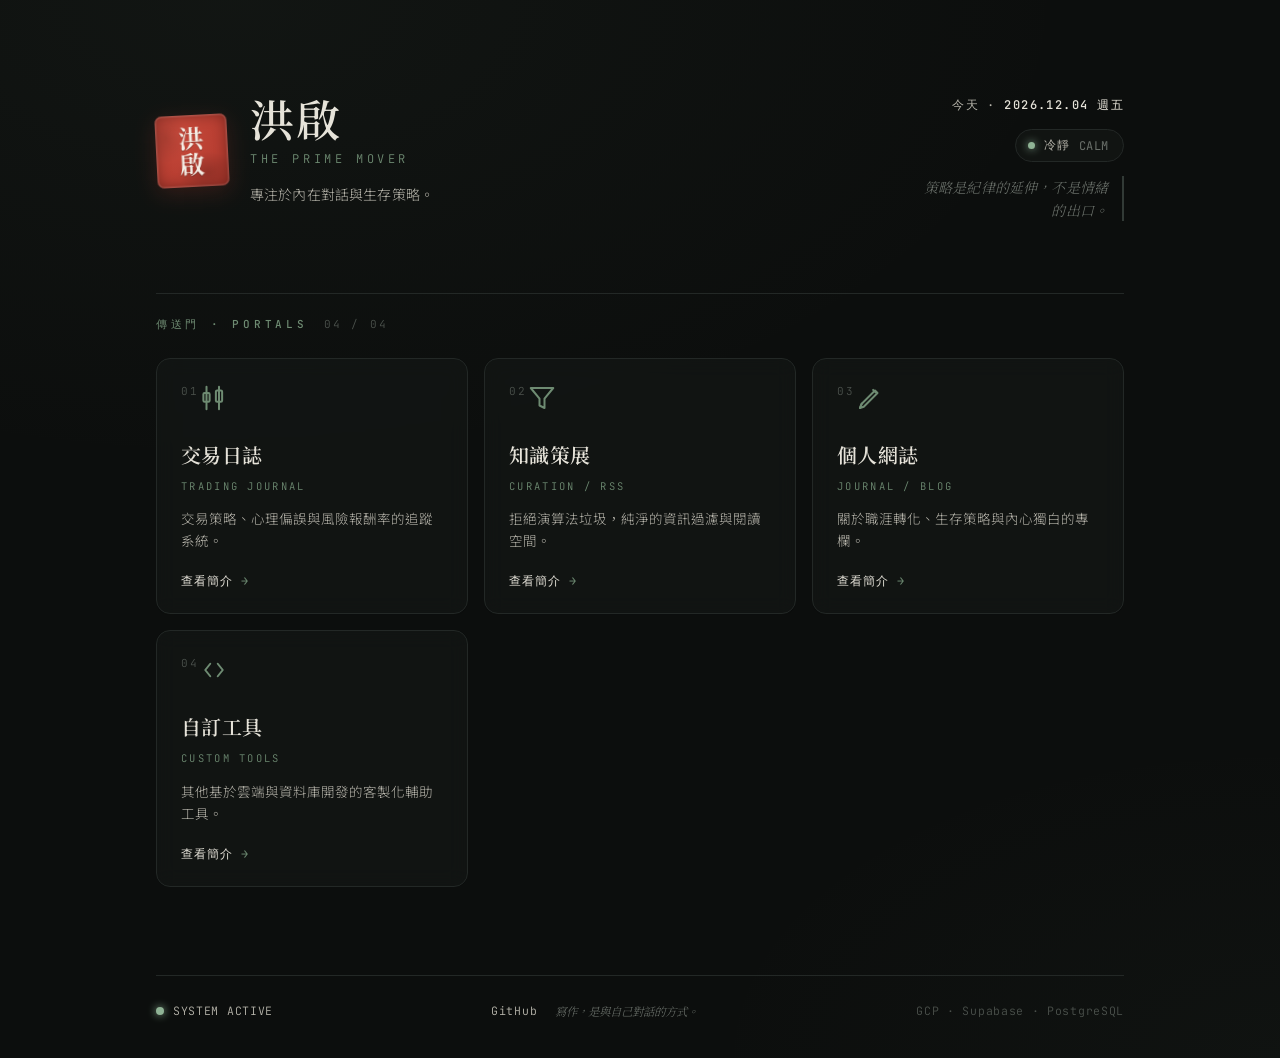
<file: appmain/index.html>
<!DOCTYPE html>
<html lang="zh-TW">
<head>
<meta charset="UTF-8">
<meta name="viewport" content="width=device-width, initial-scale=1.0">
<title>洪啟 · The Prime Mover</title>
<meta name="description" content="洪啟 The Prime Mover — 個人數位生態系的啟動樞紐。專注於內在對話與生存策略。">

<!-- PWA hints (完整安裝還需另放 manifest.json + sw.js，見檔末註解) -->
<meta name="theme-color" content="#0C0E0D">
<meta name="apple-mobile-web-app-capable" content="yes">
<meta name="apple-mobile-web-app-status-bar-style" content="black-translucent">
<meta name="apple-mobile-web-app-title" content="洪啟">

<link rel="preconnect" href="https://fonts.googleapis.com">
<link rel="preconnect" href="https://fonts.gstatic.com" crossorigin>
<link href="https://fonts.googleapis.com/css2?family=Noto+Serif+TC:wght@500;600;700&family=Noto+Sans+TC:wght@300;400;500&family=JetBrains+Mono:wght@400;500&display=swap" rel="stylesheet">

<style>
  :root{
    /* 墨 — 暖調近黑，不是純藍黑的 cyberpunk */
    --void:        #0C0E0D;
    --void-soft:   #101312;
    --surface:     rgba(22, 26, 24, 0.55);
    --surface-hi:  rgba(30, 36, 33, 0.72);
    --line:        #232826;
    --line-hi:     #323a36;
    /* 茶墨綠 — 功能性強調色，克制使用 */
    --tea:         #6E8B72;
    --tea-glow:    #8FB395;
    /* 硃砂 — 全頁唯一的紅，只屬於識別 */
    --cinnabar:    #B23A2E;
    --cinnabar-hi: #C7493B;
    /* 紙 — 米白文字，帶舊紙暖度，非純白 */
    --paper:       #E6E3D9;
    --paper-dim:   #B8B6AC;
    --muted:       #6B716B;
    --muted-deep:  #4B514C;

    --serif: "Noto Serif TC", serif;
    --sans:  "Noto Sans TC", system-ui, sans-serif;
    --mono:  "JetBrains Mono", ui-monospace, monospace;
  }

  *{ margin:0; padding:0; box-sizing:border-box; }

  html{ -webkit-text-size-adjust:100%; }

  body{
    min-height:100vh;
    background:
      radial-gradient(120% 80% at 18% 0%, rgba(110,139,114,0.06) 0%, transparent 55%),
      radial-gradient(90% 60% at 100% 100%, rgba(110,139,114,0.04) 0%, transparent 50%),
      var(--void);
    color:var(--paper);
    font-family:var(--sans);
    font-weight:300;
    line-height:1.6;
    letter-spacing:0.01em;
    -webkit-font-smoothing:antialiased;
    display:flex;
    flex-direction:column;
  }

  .wrap{
    width:100%;
    max-width:1080px;
    margin:0 auto;
    padding:0 clamp(20px, 5vw, 56px);
  }

  /* ───── 通用標籤（系統/數據語言用等寬字） ───── */
  .eyebrow{
    font-family:var(--mono);
    font-size:11px;
    font-weight:500;
    letter-spacing:0.34em;
    text-transform:uppercase;
    color:var(--tea);
  }

  /* ═════════════ HERO ═════════════ */
  header{ padding-top:clamp(48px, 9vw, 96px); padding-bottom:clamp(40px, 7vw, 72px); }

  .hero{
    display:flex;
    justify-content:space-between;
    align-items:flex-start;
    gap:40px;
    flex-wrap:wrap;
  }

  .brand{ display:flex; align-items:center; gap:22px; }

  /* 硃砂印 — 全頁簽名元素 */
  .seal{
    flex-shrink:0;
    width:72px; height:72px;
    border-radius:7px;
    background:
      radial-gradient(140% 140% at 30% 25%, var(--cinnabar-hi), var(--cinnabar) 60%, #97291f 100%);
    display:grid;
    grid-template-columns:1fr;
    place-items:center;
    box-shadow:
      inset 0 0 0 1.5px rgba(255,235,225,0.14),
      inset 0 0 14px rgba(0,0,0,0.35),
      0 6px 22px rgba(178,58,46,0.22);
    transform:rotate(-3deg);
    position:relative;
    isolation:isolate;
  }
  /* 印面紋理：細微缺墨感 */
  .seal::after{
    content:""; position:absolute; inset:0; border-radius:7px;
    background:
      radial-gradient(60% 40% at 70% 80%, rgba(0,0,0,0.18), transparent 70%),
      radial-gradient(40% 50% at 15% 30%, rgba(0,0,0,0.12), transparent 70%);
    mix-blend-mode:multiply; z-index:1;
  }
  .seal span{
    font-family:var(--serif);
    font-weight:700;
    font-size:25px;
    line-height:0.96;
    color:#F4ECE4;
    letter-spacing:0;
    writing-mode:vertical-rl;
    text-shadow:0 1px 0 rgba(0,0,0,0.25);
    z-index:2;
  }

  .brand-text .name{
    font-family:var(--serif);
    font-weight:600;
    font-size:clamp(30px, 5.4vw, 44px);
    line-height:1;
    color:var(--paper);
    letter-spacing:0.04em;
  }
  .brand-text .latin{
    font-family:var(--mono);
    font-size:12px;
    letter-spacing:0.3em;
    color:var(--tea);
    text-transform:uppercase;
    margin-top:10px;
  }
  .brand-text .tagline{
    font-size:14px;
    color:var(--paper-dim);
    margin-top:14px;
    max-width:30ch;
  }

  /* 右側微縮儀表板 */
  .status{
    text-align:right;
    min-width:200px;
    display:flex;
    flex-direction:column;
    align-items:flex-end;
    gap:14px;
  }
  .status .date{
    font-family:var(--mono);
    font-size:12px;
    letter-spacing:0.12em;
    color:var(--paper-dim);
  }
  .status .date b{ color:var(--paper); font-weight:500; }

  .mindset{
    display:inline-flex; align-items:center; gap:9px;
    padding:7px 14px 7px 12px;
    border:1px solid var(--line);
    border-radius:999px;
    background:var(--surface);
    backdrop-filter:blur(8px);
    -webkit-backdrop-filter:blur(8px);
    cursor:pointer;
    font-family:var(--mono);
    font-size:12px;
    letter-spacing:0.05em;
    color:var(--paper-dim);
    transition:border-color .25s, color .25s;
    user-select:none;
  }
  .mindset:hover{ border-color:var(--line-hi); color:var(--paper); }
  .mindset .dot{
    width:7px; height:7px; border-radius:50%;
    background:var(--tea-glow);
    box-shadow:0 0 8px var(--tea-glow);
    transition:background .3s, box-shadow .3s;
  }
  .mindset .label-en{ color:var(--muted); }

  .quote{
    font-family:var(--serif);
    font-style:italic;
    font-size:14px;
    color:var(--muted);
    max-width:26ch;
    border-right:2px solid var(--line-hi);
    padding-right:14px;
  }

  /* ═════════════ APP MATRIX ═════════════ */
  main{ flex:1; padding-bottom:clamp(48px, 8vw, 88px); }

  .section-head{
    display:flex; align-items:baseline; gap:16px;
    padding:8px 0 24px;
    border-top:1px solid var(--line);
    padding-top:22px;
  }
  .section-head .count{
    font-family:var(--mono); font-size:11px; color:var(--muted-deep); letter-spacing:0.2em;
  }

  .grid{
    display:grid;
    grid-template-columns:repeat(auto-fit, minmax(258px, 1fr));
    gap:16px;
  }

  .card{
    position:relative;
    display:flex;
    flex-direction:column;
    gap:0;
    padding:24px 24px 22px;
    border:1px solid var(--line);
    border-radius:14px;
    background:var(--surface);
    backdrop-filter:blur(10px);
    -webkit-backdrop-filter:blur(10px);
    text-decoration:none;
    color:inherit;
    overflow:hidden;
    transition:transform .32s cubic-bezier(.2,.7,.2,1), border-color .32s, background .32s, box-shadow .32s;
  }
  .card::before{ /* hover 微光，靜止時隱形 */
    content:""; position:absolute; inset:0; border-radius:14px;
    background:radial-gradient(80% 60% at 50% -10%, rgba(143,179,149,0.10), transparent 65%);
    opacity:0; transition:opacity .32s;
    pointer-events:none;
  }
  .card:hover, .card:focus-visible{
    transform:translateY(-4px);
    border-color:var(--tea);
    background:var(--surface-hi);
    box-shadow:0 14px 40px rgba(0,0,0,0.4), 0 0 0 1px rgba(110,139,114,0.18);
    outline:none;
  }
  .card:hover::before, .card:focus-visible::before{ opacity:1; }

  .card-top{ display:flex; align-items:flex-start; justify-content:space-between; }
  .card .num{
    font-family:var(--mono); font-size:11px; letter-spacing:0.2em; color:var(--muted-deep);
  }
  .card .icon{
    width:30px; height:30px; color:var(--tea);
    transition:color .32s, transform .32s;
  }
  .card:hover .icon, .card:focus-visible .icon{ color:var(--tea-glow); transform:translateY(-1px); }
  .card .icon svg{ width:100%; height:100%; display:block; }

  .card h3{
    font-family:var(--serif);
    font-weight:600;
    font-size:20px;
    color:var(--paper);
    margin-top:26px;
    letter-spacing:0.02em;
  }
  .card .name-en{
    font-family:var(--mono); font-size:10.5px; letter-spacing:0.22em;
    color:var(--tea); text-transform:uppercase; margin-top:7px;
  }
  .card p{
    font-size:13.5px; color:var(--paper-dim); margin-top:14px; line-height:1.62; flex:1;
  }
  .card .cta{
    display:inline-flex; align-items:center; gap:8px;
    margin-top:20px;
    font-family:var(--mono); font-size:12px; letter-spacing:0.08em;
    color:var(--paper);
  }
  .card .cta .arrow{ transition:transform .3s; color:var(--tea); }
  .card:hover .cta .arrow, .card:focus-visible .cta .arrow{ transform:translateX(5px); color:var(--tea-glow); }

  /* ═════════════ FOOTER ═════════════ */
  footer{
    border-top:1px solid var(--line);
    padding:26px 0 38px;
    margin-top:auto;
  }
  .foot{
    display:flex; align-items:center; justify-content:space-between;
    gap:20px; flex-wrap:wrap;
    font-family:var(--mono); font-size:11.5px; letter-spacing:0.06em;
    color:var(--muted);
  }
  .sys{ display:inline-flex; align-items:center; gap:9px; color:var(--paper-dim); }
  .sys .led{
    width:8px; height:8px; border-radius:50%;
    background:var(--tea-glow);
    box-shadow:0 0 9px var(--tea-glow);
    animation:breathe 3.4s ease-in-out infinite;
  }
  @keyframes breathe{ 0%,100%{opacity:.55; transform:scale(.85);} 50%{opacity:1; transform:scale(1);} }

  .foot a{ color:var(--paper-dim); text-decoration:none; transition:color .25s; }
  .foot a:hover{ color:var(--tea-glow); }
  .foot .motto{ font-family:var(--serif); font-style:italic; color:var(--muted); letter-spacing:0; }
  .foot .stack{ color:var(--muted-deep); }
  .foot-mid{ display:flex; gap:18px; align-items:center; flex-wrap:wrap; }

  /* ───── 載入：印章壓印 + 內容淡入 ───── */
  .seal{ animation:stamp .55s cubic-bezier(.2,.9,.25,1) both; }
  @keyframes stamp{
    0%{ transform:rotate(-3deg) scale(1.35); opacity:0; }
    55%{ transform:rotate(-3deg) scale(.96); opacity:1; }
    100%{ transform:rotate(-3deg) scale(1); }
  }
  .fade{ animation:rise .7s ease both; }
  .fade.d1{ animation-delay:.12s; }
  .fade.d2{ animation-delay:.20s; }
  .fade.d3{ animation-delay:.30s; }
  @keyframes rise{ from{ opacity:0; transform:translateY(10px);} to{ opacity:1; transform:none; } }

  @media (max-width:560px){
    .hero{ flex-direction:column; gap:28px; }
    .status{ align-items:flex-start; text-align:left; }
    .quote{ border-right:none; border-left:2px solid var(--line-hi); padding-right:0; padding-left:14px; }
    .foot{ flex-direction:column; align-items:flex-start; gap:14px; }
  }

  @media (prefers-reduced-motion: reduce){
    *{ animation:none !important; transition:none !important; }
  }

  /* ───── 卡片現在是 button：清掉預設樣式 ───── */
  button.card{
    width:100%;
    text-align:left;
    font:inherit;
    cursor:pointer;
    -webkit-appearance:none;
    appearance:none;
  }

  /* ═════════════ APP 簡介視窗 ═════════════ */
  .modal-backdrop{
    position:fixed; inset:0; z-index:50;
    display:flex; align-items:center; justify-content:center;
    padding:24px;
    background:rgba(6,8,7,0.66);
    backdrop-filter:blur(6px);
    -webkit-backdrop-filter:blur(6px);
    opacity:0;
    transition:opacity .24s ease;
  }
  .modal-backdrop.show{ opacity:1; }
  .modal-backdrop[hidden]{ display:none; }

  .modal{
    width:100%; max-width:460px;
    background:
      radial-gradient(120% 80% at 0% 0%, rgba(110,139,114,0.08), transparent 55%),
      var(--void-soft);
    border:1px solid var(--line-hi);
    border-radius:18px;
    padding:30px 30px 26px;
    position:relative;
    box-shadow:0 30px 80px rgba(0,0,0,0.6);
    transform:translateY(14px) scale(.985);
    transition:transform .28s cubic-bezier(.2,.8,.2,1);
  }
  .modal-backdrop.show .modal{ transform:none; }

  .modal-close{
    position:absolute; top:16px; right:16px;
    width:34px; height:34px;
    display:grid; place-items:center;
    background:transparent; border:1px solid var(--line);
    border-radius:9px; color:var(--muted);
    font-size:18px; line-height:1; cursor:pointer;
    transition:color .2s, border-color .2s;
  }
  .modal-close:hover, .modal-close:focus-visible{
    color:var(--paper); border-color:var(--line-hi); outline:none;
  }

  .modal-head{ display:flex; align-items:flex-start; gap:16px; padding-right:38px; }
  .modal-icon{
    flex-shrink:0; width:42px; height:42px;
    display:grid; place-items:center;
    border:1px solid var(--line); border-radius:11px;
    background:var(--surface); color:var(--tea);
  }
  .modal-icon svg{ width:24px; height:24px; }
  .modal-num{
    font-family:var(--mono); font-size:11px; letter-spacing:0.2em; color:var(--muted-deep);
  }
  .modal-title{
    font-family:var(--serif); font-weight:600; font-size:24px;
    color:var(--paper); letter-spacing:0.02em; margin-top:3px;
  }
  .modal-en{
    font-family:var(--mono); font-size:10.5px; letter-spacing:0.22em;
    text-transform:uppercase; color:var(--tea); margin-top:6px;
  }

  .modal-detail{
    font-size:14.5px; line-height:1.78; color:var(--paper-dim);
    margin-top:22px;
  }

  .modal-tags{ display:flex; flex-wrap:wrap; gap:8px; margin-top:20px; }
  .modal-tags .tag{
    font-family:var(--mono); font-size:11px; letter-spacing:0.04em;
    color:var(--paper-dim);
    padding:5px 11px;
    border:1px solid var(--line); border-radius:7px;
    background:var(--surface);
  }

  .modal-foot{
    display:flex; align-items:center; justify-content:space-between;
    gap:16px; margin-top:28px;
    padding-top:22px; border-top:1px solid var(--line);
  }
  .modal-url{
    font-family:var(--mono); font-size:11.5px; letter-spacing:0.04em;
    color:var(--muted); overflow:hidden; text-overflow:ellipsis; white-space:nowrap;
  }
  .modal-cta{
    flex-shrink:0;
    display:inline-flex; align-items:center; gap:9px;
    padding:11px 20px;
    font-family:var(--mono); font-size:13px; letter-spacing:0.06em;
    color:#0C0E0D; font-weight:500;
    background:var(--tea); border-radius:10px;
    text-decoration:none;
    transition:background .25s, box-shadow .25s, transform .25s;
  }
  .modal-cta .arrow{ transition:transform .25s; }
  .modal-cta:hover, .modal-cta:focus-visible{
    background:var(--tea-glow);
    box-shadow:0 0 22px rgba(143,179,149,0.32);
    outline:none;
  }
  .modal-cta:hover .arrow, .modal-cta:focus-visible .arrow{ transform:translateX(4px); }

  @media (max-width:520px){
    .modal-backdrop{ align-items:flex-end; padding:0; }
    .modal{
      max-width:none; border-radius:20px 20px 0 0;
      transform:translateY(100%);
    }
    .modal-backdrop.show .modal{ transform:none; }
    .modal-foot{ flex-direction:column; align-items:stretch; }
    .modal-cta{ justify-content:center; }
    .modal-url{ text-align:center; }
  }
</style>
</head>
<body>

<div class="wrap">
  <header>
    <div class="hero">
      <div class="brand">
        <div class="seal" title="洪啟"><span>洪啟</span></div>
        <div class="brand-text fade d1">
          <div class="name">洪啟</div>
          <div class="latin">The Prime Mover</div>
          <div class="tagline">專注於內在對話與生存策略。</div>
        </div>
      </div>

      <div class="status fade d2">
        <div class="date">今天 · <b id="today">—</b></div>
        <button class="mindset" id="mindset" type="button" aria-label="切換當前市場心態">
          <span class="dot" id="mindDot"></span>
          <span id="mindLabel">冷靜</span>
          <span class="label-en" id="mindEn">CALM</span>
        </button>
        <p class="quote" id="quote">—</p>
      </div>
    </div>
  </header>

  <main>
    <div class="section-head fade d3">
      <span class="eyebrow">傳送門 · Portals</span>
      <span class="count" id="count">—</span>
    </div>
    <div class="grid" id="grid"></div>
  </main>

  <footer>
    <div class="foot">
      <span class="sys"><span class="led"></span>SYSTEM ACTIVE</span>
      <div class="foot-mid">
        <a href="https://github.com/ThomasTsao0704" target="_blank" rel="noopener">GitHub</a>
        <span class="motto">寫作，是與自己對話的方式。</span>
      </div>
      <span class="stack">GCP · Supabase · PostgreSQL</span>
    </div>
  </footer>
</div>

<!-- App 簡介視窗 -->
<div class="modal-backdrop" id="modal" hidden>
  <div class="modal" role="dialog" aria-modal="true" aria-labelledby="mTitle">
    <button class="modal-close" id="mClose" type="button" aria-label="關閉">&times;</button>
    <div class="modal-head">
      <span class="modal-icon" id="mIcon"></span>
      <div class="modal-heading">
        <span class="modal-num" id="mNum"></span>
        <h2 class="modal-title" id="mTitle"></h2>
        <div class="modal-en" id="mEn"></div>
      </div>
    </div>
    <p class="modal-detail" id="mDetail"></p>
    <div class="modal-tags" id="mTags"></div>
    <div class="modal-foot">
      <span class="modal-url" id="mUrl"></span>
      <a class="modal-cta" id="mCta" target="_blank" rel="noopener">
        <span id="mCtaLabel">進入</span><span class="arrow">→</span>
      </a>
    </div>
  </div>
</div>

<script>
/* ════════════════════════════════════════════════
   設定區 — 加 App 只要在這裡新增一筆，版面與簡介視窗自動長出來。
   點卡片開簡介視窗，視窗內的按鈕才用 url 開新分頁進入 App。
   detail = 視窗內完整介紹；tags = 功能標籤；desc = 卡片上的短描述。
   ════════════════════════════════════════════════ */
const APPS = [
  {
    name: "交易日誌",
    en: "Trading Journal",
    desc: "交易策略、心理偏誤與風險報酬率的追蹤系統。",
    detail: "記錄每一筆進出場的理由、當下情緒與信心，並自動計算風險報酬比。回頭檢視時看的不是賺賠，而是決策品質——把市場的隨機性和自己的紀律分開來看。",
    tags: ["進出場理由", "情緒標籤", "風險報酬比", "勝率統計"],
    cta: "進入系統",
    url: "https://stock.artigianoapp.net",
    icon: '<svg viewBox="0 0 24 24" fill="none" stroke="currentColor" stroke-width="1.6" stroke-linecap="round"><line x1="6" y1="3" x2="6" y2="21"/><rect x="3.5" y="8" width="5" height="7" rx="1"/><line x1="16" y1="3" x2="16" y2="21"/><rect x="13.5" y="6" width="5" height="9" rx="1"/></svg>'
  },
  {
    name: "知識策展",
    en: "Curation / RSS",
    desc: "拒絕演算法垃圾，純淨的資訊過濾與閱讀空間。",
    detail: "用 RSS 取代演算法推播，自己決定資訊從哪裡來。沒有無限下滑、沒有替你著想的推薦，只有你選擇訂閱的源頭，乾淨地讀完。",
    tags: ["RSS 訂閱", "無演算法", "已讀進度", "離線閱讀"],
    cta: "打開閱讀",
    url: "https://rss.artigianoapp.net",
    icon: '<svg viewBox="0 0 24 24" fill="none" stroke="currentColor" stroke-width="1.6" stroke-linecap="round" stroke-linejoin="round"><path d="M3 4h18l-7 8.5V20l-4-2v-5.5z"/></svg>'
  },
  {
    name: "個人網誌",
    en: "Journal / Blog",
    desc: "關於職涯轉化、生存策略與內心獨白的專欄。",
    detail: "關於職涯轉化、生存策略與內心獨白的長文專欄。寫給未來的自己，也寫給走在類似路上的人。",
    tags: ["長文寫作", "職涯紀錄", "生存策略", "公開專欄"],
    cta: "探索內容",
    url: "https://thomas.artigianoapp.net",
    icon: '<svg viewBox="0 0 24 24" fill="none" stroke="currentColor" stroke-width="1.6" stroke-linecap="round" stroke-linejoin="round"><path d="M4 20l3-1 11-11-2-2L5 17z"/><path d="M14.5 5.5l2 2"/><path d="M4 20l1.5-3.5"/></svg>'
  },
  {
    name: "自訂工具",
    en: "Custom Tools",
    desc: "其他基於雲端與資料庫開發的客製化輔助工具。",
    detail: "基於 GCP、Supabase 與 PostgreSQL 開發的客製輔助工具集合，含台股行情 API 與各式計算器。需要什麼就長什麼，不遷就現成軟體的框架。",
    tags: ["台股 API", "雲端資料庫", "客製計算器", "API 文件"],
    cta: "查看文件",
    url: "https://api.artigianoapp.net/docs",
    icon: '<svg viewBox="0 0 24 24" fill="none" stroke="currentColor" stroke-width="1.6" stroke-linecap="round" stroke-linejoin="round"><path d="M9 7L5 12l4 5"/><path d="M15 7l4 5-4 5"/></svg>'
  }
];

/* 市場心態 — 純前端循環打卡，無後端、無紀錄 */
const MINDSETS = [
  { zh:"冷靜", en:"CALM",    color:"#8FB395" },
  { zh:"觀望", en:"WATCH",   color:"#C9A86A" },
  { zh:"進攻", en:"ENGAGE",  color:"#C7493B" },
  { zh:"蟄伏", en:"DORMANT", color:"#6B716B" }
];

/* 自我對話金句（原創，隨機一句） */
const QUOTES = [
  "先穩住自己，再談勝負。",
  "看不懂的時候，空手也是一種部位。",
  "策略是紀律的延伸，不是情緒的出口。",
  "能等的人，最後拿走別人等不了的東西。",
  "市場獎勵耐心，懲罰焦躁。"
];

/* ── 渲染卡片（點擊開啟簡介視窗，非直接連結） ── */
const grid = document.getElementById("grid");
grid.innerHTML = APPS.map((a, i) => `
  <button class="card fade" type="button" data-i="${i}"
          aria-haspopup="dialog" aria-label="${a.name} — 查看簡介"
          style="animation-delay:${0.34 + i*0.07}s">
    <div class="card-top">
      <span class="num">0${i+1}</span>
      <span class="icon">${a.icon}</span>
    </div>
    <h3>${a.name}</h3>
    <div class="name-en">${a.en}</div>
    <p>${a.desc}</p>
    <span class="cta">查看簡介<span class="arrow">→</span></span>
  </button>
`).join("");

document.getElementById("count").textContent =
  String(APPS.length).padStart(2, "0") + " / " + String(APPS.length).padStart(2, "0");

/* ── 日期 ── */
const now = new Date();
const wd = ["日","一","二","三","四","五","六"][now.getDay()];
document.getElementById("today").textContent =
  `${now.getFullYear()}.${String(now.getMonth()+1).padStart(2,"0")}.${String(now.getDate()).padStart(2,"0")} 週${wd}`;

/* ── 隨機金句 ── */
document.getElementById("quote").textContent =
  QUOTES[Math.floor(Math.random() * QUOTES.length)];

/* ── 心態循環打卡 ── */
let mIdx = 0;
const mBtn = document.getElementById("mindset");
const mDot = document.getElementById("mindDot");
const mLbl = document.getElementById("mindLabel");
const mEn  = document.getElementById("mindEn");
function paintMind(){
  const m = MINDSETS[mIdx];
  mLbl.textContent = m.zh;
  mEn.textContent  = m.en;
  mDot.style.background = m.color;
  mDot.style.boxShadow = `0 0 8px ${m.color}`;
}
paintMind();
mBtn.addEventListener("click", () => { mIdx = (mIdx + 1) % MINDSETS.length; paintMind(); });

/* ── App 簡介視窗 ── */
const modal = document.getElementById("modal");
let lastFocused = null;

function openModal(i){
  const a = APPS[i];
  document.getElementById("mIcon").innerHTML = a.icon;
  document.getElementById("mNum").textContent = "0" + (i + 1);
  document.getElementById("mTitle").textContent = a.name;
  document.getElementById("mEn").textContent = a.en;
  document.getElementById("mDetail").textContent = a.detail || a.desc;
  document.getElementById("mTags").innerHTML =
    (a.tags || []).map(t => `<span class="tag">${t}</span>`).join("");
  document.getElementById("mUrl").textContent = a.url.replace(/^https?:\/\//, "");
  const cta = document.getElementById("mCta");
  cta.href = a.url;
  document.getElementById("mCtaLabel").textContent = a.cta;

  lastFocused = document.activeElement;
  modal.hidden = false;
  requestAnimationFrame(() => modal.classList.add("show"));
  document.body.style.overflow = "hidden";
  cta.focus();
}

function closeModal(){
  modal.classList.remove("show");
  document.body.style.overflow = "";
  setTimeout(() => {
    modal.hidden = true;
    if (lastFocused) lastFocused.focus();
  }, 240);
}

grid.addEventListener("click", (e) => {
  const card = e.target.closest(".card");
  if (card) openModal(Number(card.dataset.i));
});
document.getElementById("mClose").addEventListener("click", closeModal);
modal.addEventListener("click", (e) => { if (e.target === modal) closeModal(); });
document.addEventListener("keydown", (e) => {
  if (e.key === "Escape" && !modal.hidden) closeModal();
});
</script>

<!--
  ───────── 完成 PWA「安裝到桌面」還差兩個檔案（同目錄）─────────
  1) manifest.json：
     { "name":"洪啟 The Prime Mover","short_name":"洪啟","start_url":"/",
       "display":"standalone","background_color":"#0C0E0D","theme_color":"#0C0E0D",
       "icons":[{"src":"/icon-512.png","sizes":"512x512","type":"image/png"}] }
     並在 <head> 加： <link rel="manifest" href="/manifest.json">
  2) sw.js（最小快取）並在本檔加註冊：
     <script>if('serviceWorker' in navigator)navigator.serviceWorker.register('/sw.js');</script>
  單檔無法內嵌 Service Worker，故獨立成檔；其餘（離線標題、主題色）已就緒。
-->
</body>
</html>
</file>
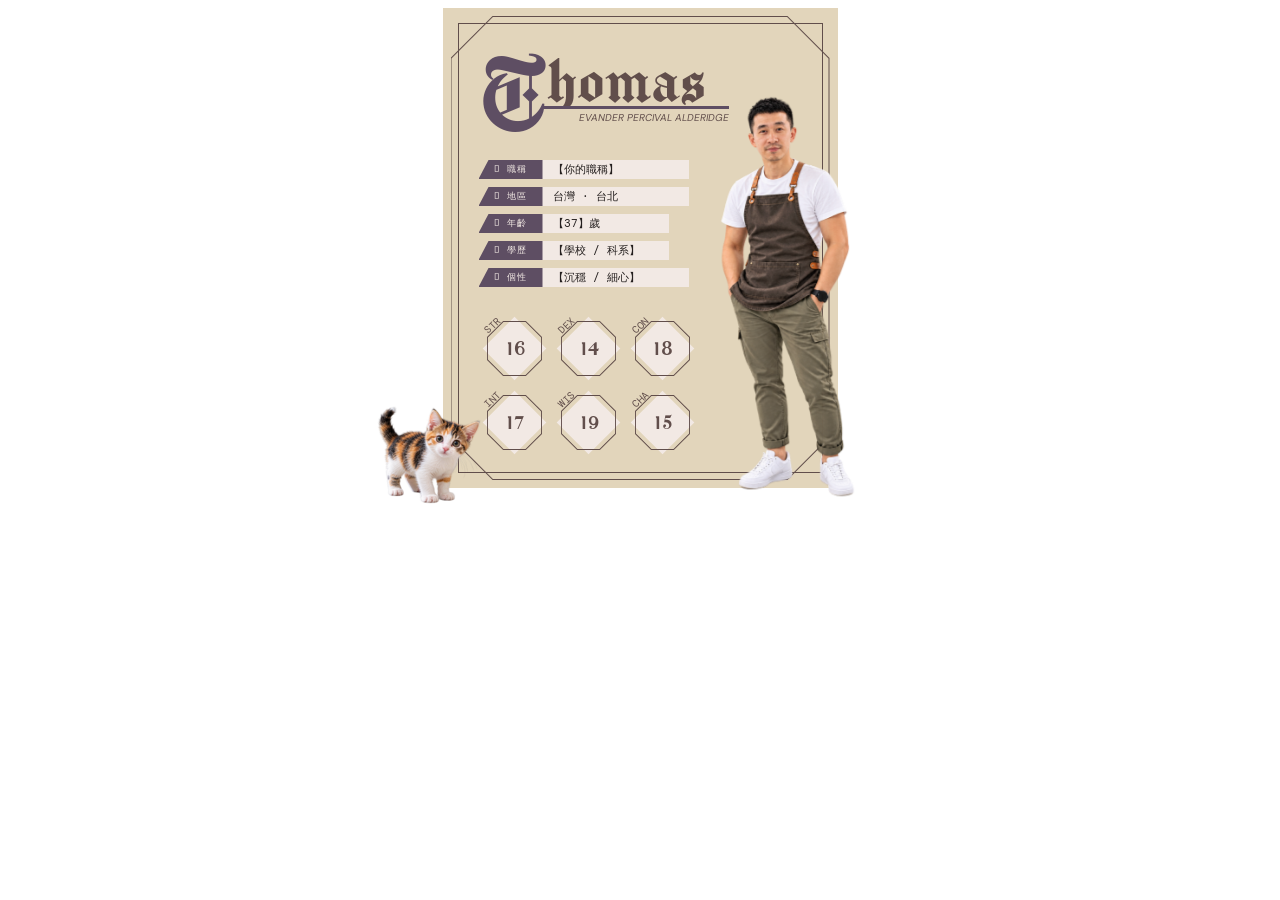
<file: appmain/app2/index.html>
<!DOCTYPE html>
<html lang="zh-Hant">
<head>
  <meta charset="UTF-8">
  <meta name="viewport" content="width=device-width, initial-scale=1.0">
  <title>個人簡歷卡</title>
  <link rel="stylesheet" href="style.css">
</head>
<body>

<!--
  ✏️ 修改說明：所有【 】裡的文字都是範例，換成你自己的資料即可。
  - 名字下方的小字：改 .lvcs-name 的 data-fullname
  - 菱形能力值的標籤：改每個 <div> 的 data-label，數字改 <p> 裡面
-->

<div class="vander-character-sheet">
  <input type="checkbox" id="lvcs-vander" class="lvcs-checkbox">
  <label for="lvcs-vander">
    <div class="lvcs-figure">
      <img src="images/hero.png" alt="個人照片">
    </div>
    <div class="lvcs-beans">
      <img src="images/cat.png" alt="三花小貓">
    </div>
    <div class="lvcs-beans-speech-bubble">meow</div>

    <div class="lvcs-card">
      <div class="lvcs-content">

        <!-- 正面：基本資料 + 能力值 -->
        <div class="lvcs-front">
          <div class="lvcs-main">
            <div class="lvcs-name" data-fullname="Thomas Tsao">
              <div>T</div>homas
            </div>
            <ul class="lvcs-infobox">
              <li><span>𖥔 職稱</span>【你的職稱】</li>
              <li><span>𖥔 地區</span>台灣 · 台北</li>
              <li><span>𖥔 年齡</span>【37】歲</li>
              <li><span>𖥔 學歷</span>【學校 / 科系】</li>
              <li><span>𖥔 個性</span>【沉穩 / 細心】</li>
            </ul>
            <div class="lvcs-stats">
              <div data-label="溝通"><p>16</p></div>
              <div data-label="創意"><p>14</p></div>
              <div data-label="技術"><p>18</p></div>
              <div data-label="執行"><p>17</p></div>
              <div data-label="學習"><p>19</p></div>
              <div data-label="團隊"><p>15</p></div>
            </div>
          </div>
        </div>

        <!-- 背面：經歷 + 自我介紹 -->
        <div class="lvcs-back">
          <div class="lvcs-main">
            <div class="lvcs-stats-2">
              <div data-label="年資"><p>8年</p></div>
              <div data-label="專案"><p>30+</p></div>
              <div data-label="證照"><p>3</p></div>
            </div>
            <ul class="lvcs-infobox">
              <li><span>𖥔 2022–今</span>【公司 · 職位】</li>
              <li><span>𖥔 2019–22</span>【公司 · 職位】</li>
              <li><span>𖥔 2017–19</span>【公司 · 職位】</li>
              <li><span>𖥔 專長</span>【技能一】</li>
              <li><span>𖥔 專長</span>【技能二】</li>
              <li><span>𖥔 聯絡</span>【email / IG】</li>
            </ul>
            <div class="lvcs-textbox">
              <div>你好，我是 <b>【名字】</b>！【一句話介紹你在做什麼】。過去 <b>【8】</b> 年在 <i>【產業 / 領域】</i> 累積了【主要經驗】，擅長【你的強項】。工作之外喜歡【興趣】，家裡還有一隻三花貓 <b>【貓咪名字】</b> 負責監工。期待和你一起合作！</div>
            </div>
          </div>
        </div>

      </div> <!-- .lvcs-content -->
    </div>   <!-- .lvcs-card -->
  </label>
</div>       <!-- .vander-character-sheet -->

</body>
</html>
</file>
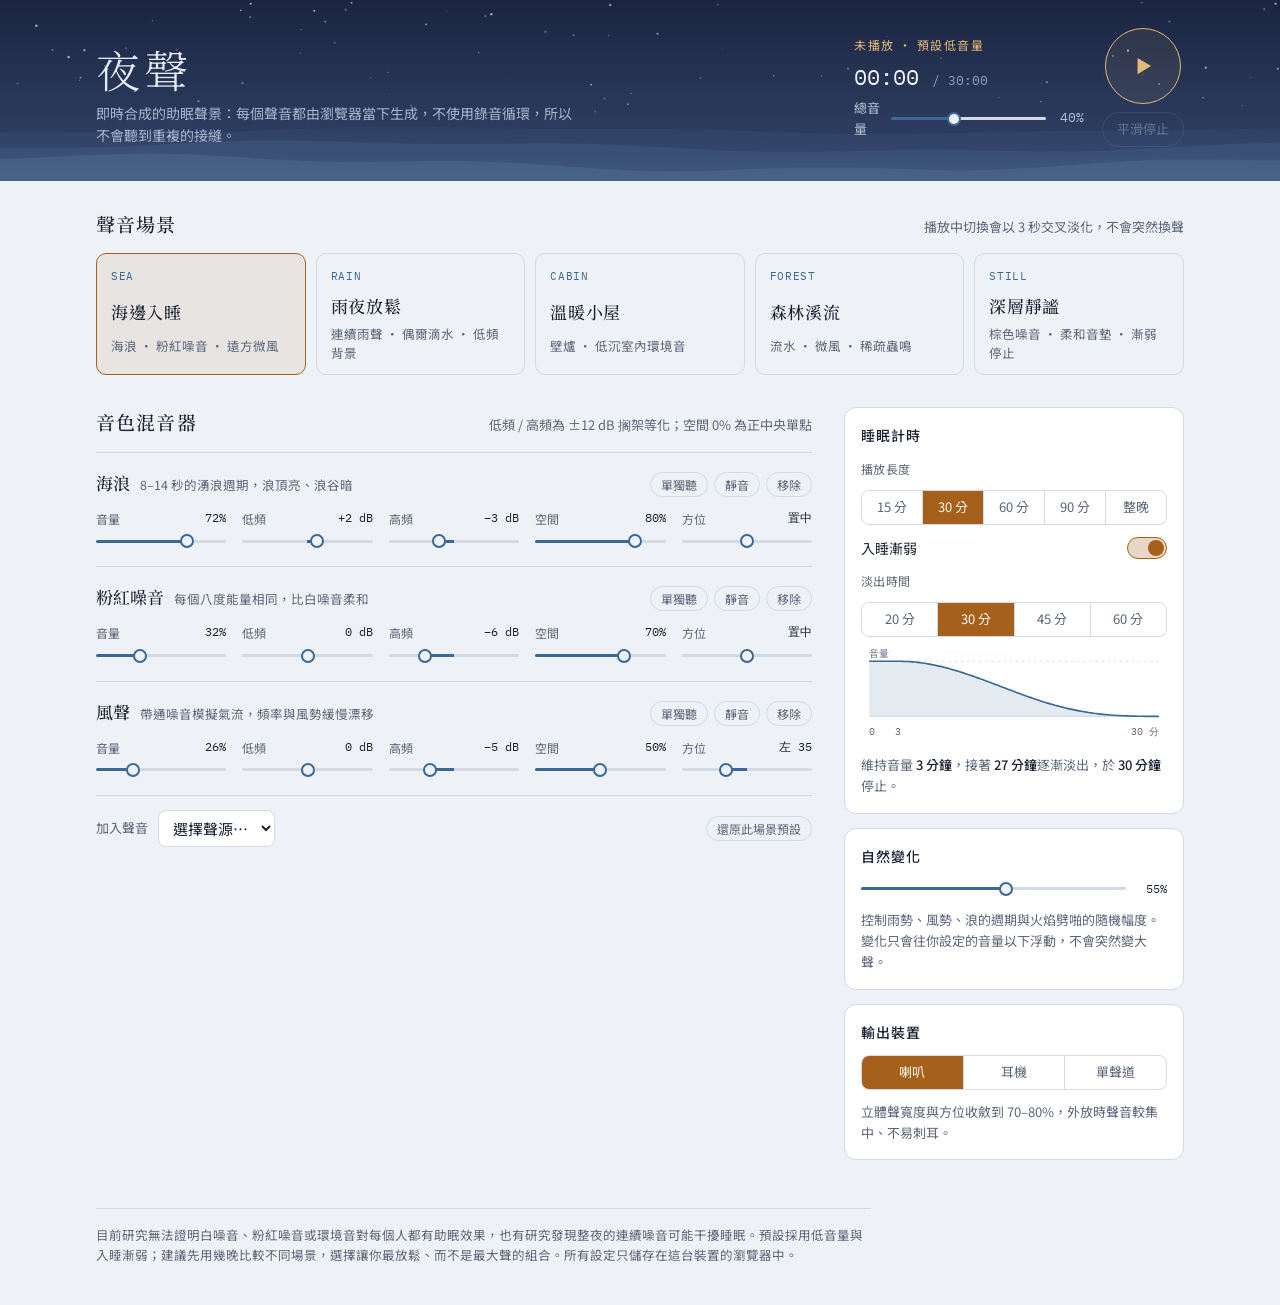
<file: appmain/app3/index.html>
<!doctype html><html><head><meta charset=utf8><meta name=viewport content="width=device-width,initial-scale=1,viewport-fit=cover"><style>:root{color-scheme:light;box-sizing:border-box;padding-top:env(safe-area-inset-top,0px);padding-bottom:env(safe-area-inset-bottom,0px)}html{scroll-padding-top:env(safe-area-inset-top,0px)}body{margin:0;padding:0;font:14px -apple-system,BlinkMacSystemFont,sans-serif;background:#fff;color:#000}img{max-width:100%}[hidden]:not([hidden=until-found i]){display:none!important}</style></head><body>
<title>夜聲 Sleepscape</title>
<meta name="claude:viewport-fit-sides" content="cover">
<link rel="preconnect" href="https://fonts.googleapis.com">
<link rel="preconnect" href="https://fonts.gstatic.com" crossorigin>
<link rel="stylesheet" href="https://fonts.googleapis.com/css2?family=Noto+Serif+TC:wght@300;500&family=Noto+Sans+TC:wght@400;500&family=IBM+Plex+Mono:wght@400;500&display=swap">
<style>
/* Layout: night-sky transport band on top, scene strip, then mixer (wide) beside a narrow column of sleep controls. */
:root{
  --bg:#0c111d; --surface:#131a2a; --surface-2:#18213411; --line:#26304a; --fg:#dde2ec; --muted:#8a94ab;
  --accent:#e4b878; --accent-ink:#1a1408; --tide:#7ea2c8; --sky-top:#070a13; --sky-bottom:#121a2e; --star:#c9d4ea;
  --f-display:"Noto Serif TC","Songti TC","PMingLiU",serif;
  --f-body:"Noto Sans TC","PingFang TC","Microsoft JhengHei",system-ui,sans-serif;
  --f-data:"IBM Plex Mono",ui-monospace,"SFMono-Regular",Menlo,monospace;
  color-scheme:dark;
}
@media (prefers-color-scheme: light){
  :root:not([data-theme="dark"]){
    --bg:#eef1f5; --surface:#ffffff; --surface-2:#e4e9f1; --line:#d3dae6; --fg:#1a2132; --muted:#5b6578;
    --accent:#a5611c; --accent-ink:#fff8ef; --tide:#3b6894; --sky-top:#1b2540; --sky-bottom:#33456c; --star:#e8eefb;
    color-scheme:light;
  }
}
:root[data-theme="light"]{
  --bg:#eef1f5; --surface:#ffffff; --surface-2:#e4e9f1; --line:#d3dae6; --fg:#1a2132; --muted:#5b6578;
  --accent:#a5611c; --accent-ink:#fff8ef; --tide:#3b6894; --sky-top:#1b2540; --sky-bottom:#33456c; --star:#e8eefb;
  color-scheme:light;
}
*{box-sizing:border-box}
body{background:var(--bg);color:var(--fg);font-family:var(--f-body);font-size:15px;line-height:1.6}
button,select,input{font:inherit;color:inherit}
:focus-visible{outline:2px solid var(--accent);outline-offset:2px}

/* ---------- sky / transport ---------- */
.sky{position:relative;background:linear-gradient(180deg,var(--sky-top),var(--sky-bottom));color:#e6ebf5;overflow:hidden}
.sky canvas{position:absolute;inset:0;width:100%;height:100%;display:block}
.sky-inner{position:relative;max-width:1120px;margin:0 auto;padding-block:28px 34px;
  padding-left:max(16px,env(safe-area-inset-left,0px));padding-right:max(16px,env(safe-area-inset-right,0px));
  display:grid;grid-template-columns:1fr auto;gap:24px 32px;align-items:end}
.brand h1{font-family:var(--f-display);font-weight:300;font-size:clamp(30px,5vw,44px);letter-spacing:.08em;margin:0;line-height:1.2;text-wrap:balance}
.brand p{margin:6px 0 0;color:#a9b4cc;font-size:14px;max-width:34em}
.transport{display:flex;align-items:center;gap:18px;flex-wrap:wrap;justify-content:flex-end}
.playbtn{width:76px;height:76px;border-radius:50%;border:1.5px solid #e4b878;background:rgba(228,184,120,.08);cursor:pointer;display:grid;place-items:center;transition:background .3s,transform .2s}
.playbtn:hover{background:rgba(228,184,120,.18)}
.playbtn:active{transform:scale(.97)}
.playbtn svg{width:26px;height:26px;fill:#e4b878}
.stopbtn{border:1px solid rgba(230,235,245,.28);background:transparent;color:#d5dcea;border-radius:999px;padding:6px 14px;cursor:pointer;font-size:13px}
.stopbtn:disabled{opacity:.35;cursor:default}
.readout{display:grid;gap:4px;min-width:190px}
.status{font-size:12px;letter-spacing:.12em;color:#e4b878}
.clock{font-family:var(--f-data);font-size:22px;font-variant-numeric:tabular-nums;color:#eef2f8}
.clock small{font-size:13px;color:#93a0ba}
.master{display:flex;align-items:center;gap:10px;font-size:13px;color:#b7c1d6}
.master output{font-family:var(--f-data);width:3.2em;text-align:right;font-variant-numeric:tabular-nums}
.master input{width:130px;--track:rgba(230,235,245,.22);--fill:#e4b878}

/* ---------- main ---------- */
main{max-width:1120px;margin:0 auto;padding-block:28px 48px;
  padding-left:max(16px,env(safe-area-inset-left,0px));padding-right:max(16px,env(safe-area-inset-right,0px));
  display:grid;gap:32px}
h2{font-family:var(--f-display);font-weight:500;font-size:19px;letter-spacing:.06em;margin:0}
.sec-head{display:flex;align-items:baseline;justify-content:space-between;gap:12px;flex-wrap:wrap;margin-bottom:14px}
.hint{color:var(--muted);font-size:13px}

.scenes{display:grid;grid-template-columns:repeat(5,minmax(0,1fr));gap:10px}
.scene{text-align:left;border:1px solid var(--line);background:transparent;border-radius:10px;padding:14px 14px 12px;cursor:pointer;display:grid;gap:6px;transition:border-color .25s,background .25s}
.scene:hover{border-color:var(--muted)}
.scene[aria-pressed="true"]{border-color:var(--accent);background:color-mix(in srgb,var(--accent) 9%,transparent)}
.scene b{font-family:var(--f-display);font-weight:500;font-size:17px;letter-spacing:.04em}
.scene span{color:var(--muted);font-size:12.5px;line-height:1.5}
.scene i{font-style:normal;font-family:var(--f-data);font-size:11px;color:var(--tide);letter-spacing:.06em}

.work{display:grid;grid-template-columns:minmax(0,1fr) 340px;gap:32px;align-items:start}

/* mixer */
.layers{display:grid;gap:0;border-top:1px solid var(--line)}
.layer{padding:16px 0;border-bottom:1px solid var(--line);display:grid;gap:12px}
.lhead{display:flex;align-items:baseline;gap:10px;flex-wrap:wrap}
.lname{font-family:var(--f-display);font-weight:500;font-size:17px}
.ldesc{color:var(--muted);font-size:12.5px;flex:1;min-width:8em}
.lbtns{display:flex;gap:6px}
.chip{border:1px solid var(--line);background:transparent;border-radius:999px;padding:2px 10px;font-size:12px;cursor:pointer;color:var(--muted)}
.chip:hover{color:var(--fg);border-color:var(--muted)}
.chip[aria-pressed="true"]{color:var(--accent-ink);background:var(--accent);border-color:var(--accent)}
.layer.silent .params{opacity:.45}
.params{display:grid;grid-template-columns:repeat(5,minmax(0,1fr));gap:10px 16px}
.param{display:grid;gap:4px;font-size:12px;color:var(--muted)}
.param .top{display:flex;justify-content:space-between;gap:6px}
.param output{font-family:var(--f-data);color:var(--fg);font-variant-numeric:tabular-nums;font-size:11.5px}
.addrow{display:flex;gap:10px;align-items:center;margin-top:14px;flex-wrap:wrap}
.addrow select{background:var(--surface);border:1px solid var(--line);border-radius:8px;padding:6px 10px}
.reset{margin-left:auto}

/* range */
input[type=range]{-webkit-appearance:none;appearance:none;width:100%;height:18px;background:transparent;cursor:pointer;margin:0;
  --a:0%;--b:50%;--track:var(--line);--fill:var(--tide)}
input[type=range]::-webkit-slider-runnable-track{height:3px;border-radius:2px;
  background:linear-gradient(90deg,var(--track) var(--a),var(--fill) var(--a),var(--fill) var(--b),var(--track) var(--b))}
input[type=range]::-moz-range-track{height:3px;border-radius:2px;
  background:linear-gradient(90deg,var(--track) var(--a),var(--fill) var(--a),var(--fill) var(--b),var(--track) var(--b))}
input[type=range]::-webkit-slider-thumb{-webkit-appearance:none;width:14px;height:14px;border-radius:50%;background:var(--bg);border:2px solid var(--fill);margin-top:-5.5px}
input[type=range]::-moz-range-thumb{width:11px;height:11px;border-radius:50%;background:var(--bg);border:2px solid var(--fill)}

/* side column */
.side{display:grid;gap:14px}
.panel{background:var(--surface);border:1px solid var(--line);border-radius:12px;padding:16px;display:grid;gap:12px}
.panel h3{margin:0;font-size:14px;font-weight:500;letter-spacing:.08em}
.label{font-size:12px;color:var(--muted);letter-spacing:.04em}
.seg{display:flex;border:1px solid var(--line);border-radius:8px;overflow:hidden}
.seg button{flex:1;border:0;background:transparent;padding:6px 4px;font-size:13px;cursor:pointer;color:var(--muted);font-variant-numeric:tabular-nums}
.seg button+button{border-left:1px solid var(--line)}
.seg button[aria-pressed="true"]{background:var(--accent);color:var(--accent-ink)}
.seg button:disabled{opacity:.4;cursor:default}
.toggle{display:flex;align-items:center;justify-content:space-between;gap:10px;font-size:14px}
.switch{width:40px;height:22px;border-radius:999px;border:1px solid var(--line);background:var(--surface-2);position:relative;cursor:pointer;flex:none}
.switch::after{content:"";position:absolute;top:2px;left:2px;width:16px;height:16px;border-radius:50%;background:var(--muted);transition:transform .2s,background .2s}
.switch[aria-checked="true"]{background:color-mix(in srgb,var(--accent) 25%,transparent);border-color:var(--accent)}
.switch[aria-checked="true"]::after{transform:translateX(18px);background:var(--accent)}
.curve{width:100%;height:auto;display:block}
.summary{font-size:13px;color:var(--muted);margin:0}
.summary b{color:var(--fg);font-weight:500}
.varrow{display:flex;align-items:center;gap:10px}
.varrow output{font-family:var(--f-data);font-size:12px;width:3em;text-align:right}

footer{max-width:1120px;margin:0 auto;padding-block:0 40px;padding-left:max(16px,env(safe-area-inset-left,0px));padding-right:max(16px,env(safe-area-inset-right,0px));color:var(--muted);font-size:12.5px}
footer p{max-width:62em;margin:0;border-top:1px solid var(--line);padding-top:16px}

@media (max-width:900px){
  .work{grid-template-columns:minmax(0,1fr)}
  .scenes{grid-template-columns:repeat(3,minmax(0,1fr))}
}
@media (max-width:620px){
  .sky-inner{grid-template-columns:1fr}
  .transport{justify-content:flex-start}
  .scenes{grid-template-columns:repeat(2,minmax(0,1fr))}
  .params{grid-template-columns:repeat(2,minmax(0,1fr))}
}
@media (prefers-reduced-motion: reduce){ *{transition:none!important} }
</style>

<header class="sky">
  <canvas id="sky" aria-hidden="true"></canvas>
  <div class="sky-inner">
    <div class="brand">
      <h1>夜聲</h1>
      <p>即時合成的助眠聲景：每個聲音都由瀏覽器當下生成，不使用錄音循環，所以不會聽到重複的接縫。</p>
    </div>
    <div class="transport">
      <div class="readout">
        <span class="status" id="status">未播放</span>
        <span class="clock" id="clock">00:00 <small>/ 30:00</small></span>
        <label class="master" for="master">總音量
          <input type="range" id="master" min="0" max="100" value="40">
          <output id="masterOut">40%</output>
        </label>
      </div>
      <div style="display:grid;gap:8px;justify-items:center">
        <button class="playbtn" id="play" aria-label="播放"><svg viewBox="0 0 24 24" id="playIcon"><path d="M7 4.5v15l12.5-7.5z"/></svg></button>
        <button class="stopbtn" id="stop" disabled>平滑停止</button>
      </div>
    </div>
  </div>
</header>

<main>
  <section>
    <div class="sec-head"><h2>聲音場景</h2><span class="hint">播放中切換會以 3 秒交叉淡化，不會突然換聲</span></div>
    <div class="scenes" id="scenes"></div>
  </section>

  <div class="work">
    <section>
      <div class="sec-head"><h2>音色混音器</h2><span class="hint">低頻 / 高頻為 ±12 dB 搁架等化；空間 0% 為正中央單點</span></div>
      <div class="layers" id="layers"></div>
      <div class="addrow">
        <label class="hint" for="addLayer">加入聲音</label>
        <select id="addLayer"></select>
        <button class="chip reset" id="resetScene">還原此場景預設</button>
      </div>
    </section>

    <aside class="side">
      <div class="panel">
        <h3>睡眠計時</h3>
        <div class="label">播放長度</div>
        <div class="seg" id="lengthSeg"></div>
        <div class="toggle"><span>入睡漸弱</span><button class="switch" id="fadeSwitch" role="switch" aria-checked="true" aria-label="入睡漸弱"></button></div>
        <div class="label">淡出時間</div>
        <div class="seg" id="durSeg"></div>
        <svg class="curve" id="curve" viewBox="0 0 300 92" role="img" aria-label="本次播放的音量曲線"></svg>
        <p class="summary" id="summary"></p>
      </div>

      <div class="panel">
        <h3>自然變化</h3>
        <div class="varrow">
          <input type="range" id="variation" min="0" max="100" value="55" aria-label="變化程度">
          <output id="varOut">55%</output>
        </div>
        <p class="summary">控制雨勢、風勢、浪的週期與火焰劈啪的隨機幅度。變化只會往你設定的音量以下浮動，不會突然變大聲。</p>
      </div>

      <div class="panel">
        <h3>輸出裝置</h3>
        <div class="seg" id="outSeg"></div>
        <p class="summary" id="outNote"></p>
      </div>
    </aside>
  </div>
</main>

<footer>
  <p>目前研究無法證明白噪音、粉紅噪音或環境音對每個人都有助眠效果，也有研究發現整夜的連續噪音可能干擾睡眠。預設採用低音量與入睡漸弱；建議先用幾晚比較不同場景，選擇讓你最放鬆、而不是最大聲的組合。所有設定只儲存在這台裝置的瀏覽器中。</p>
</footer>

<script>
(() => {
'use strict';
const rnd = (a, b) => a + Math.random() * (b - a);
const clamp = (v, a, b) => Math.max(a, Math.min(b, v));
const $ = id => document.getElementById(id);

/* =========================================================
   聲源目錄：每個 build(k) 接到 k.out，回傳 { tick(now, depth) }
   ========================================================= */
const CAT = {
  waves: { name:'海浪', desc:'8–14 秒的湧浪週期，浪頂亮、浪谷暗', gain:1.0,
    def:{vol:70,low:2,high:-3,width:80,pan:0},
    build(k){
      const body=k.noise('brown',.98), foam=k.noise('pink',1.02);
      const bg=k.gain(1.0), fg=k.gain(.3), lp=k.filter('lowpass',420,.4), sw=k.gain(.2);
      body.connect(bg).connect(lp); foam.connect(fg).connect(lp); lp.connect(sw).connect(k.out);
      let next=k.now()+.2;
      return { tick(now,d){
        while(next<now+3){
          const per=rnd(8.5,11)+rnd(-1.5,3)*d, peak=1-rnd(0,.42)*d, rise=per*rnd(.38,.48), fall=per-rise;
          sw.gain.setTargetAtTime(peak,next,rise/2.6);
          sw.gain.setTargetAtTime(.15+.07*Math.random(),next+rise,fall/2.8);
          lp.frequency.setTargetAtTime(520+1300*peak,next,rise/2.4);
          lp.frequency.setTargetAtTime(320,next+rise,fall/2.4);
          fg.gain.setTargetAtTime(.25+.35*peak,next+rise*.7,rise/3);
          fg.gain.setTargetAtTime(.2,next+rise*1.2,fall/3);
          next+=per;
        }
      }};
    }},
  rain: { name:'雨聲', desc:'連續中雨，雨勢每幾秒緩慢起伏', gain:1.0,
    def:{vol:65,low:0,high:-2,width:90,pan:0},
    build(k){
      const w=k.noise('white'), p=k.noise('pink',.99);
      const hp=k.filter('highpass',700,.5), lp=k.filter('lowpass',6200,.5), wg=k.gain(.32);
      const bp=k.filter('bandpass',2400,.6), pg=k.gain(.9), dens=k.gain(1);
      w.connect(hp).connect(lp).connect(wg).connect(dens);
      p.connect(bp).connect(pg).connect(dens); dens.connect(k.out);
      let next=0;
      return { tick(now,d){
        if(now<next) return; next=now+rnd(3,7);
        dens.gain.setTargetAtTime(1-rnd(0,.35)*d,now,4);
        lp.frequency.setTargetAtTime(5000+rnd(0,2400)*(.4+d),now,5);
      }};
    }},
  drips: { name:'滴水', desc:'屋簷偶爾落下的水滴，帶一點空間回音', gain:.8,
    def:{vol:28,low:0,high:-3,width:60,pan:20},
    build(k){
      const c=k.ctx, dry=k.gain(1), echo=k.delay(.13), fb=k.gain(.28), elp=k.filter('lowpass',2200,.5), wet=k.gain(.35);
      dry.connect(k.out); dry.connect(echo); echo.connect(elp).connect(fb).connect(echo); elp.connect(wet).connect(k.out);
      let next=k.now()+1;
      function drop(t){
        const o=c.createOscillator(), g=c.createGain(), pn=c.createStereoPanner(), f=rnd(700,1500);
        o.frequency.setValueAtTime(f,t); o.frequency.exponentialRampToValueAtTime(f*rnd(1.4,1.9),t+.05);
        g.gain.setValueAtTime(0,t); g.gain.linearRampToValueAtTime(rnd(.1,.26),t+.004);
        g.gain.exponentialRampToValueAtTime(.0005,t+rnd(.08,.16));
        pn.pan.value=rnd(-.7,.7);
        o.connect(g).connect(pn).connect(dry); o.start(t); o.stop(t+.25);
      }
      return { tick(now,d){ while(next<now+1.5){ drop(next); next+=rnd(1.2,3.5)*(1+rnd(0,1.5)*d); } } };
    }},
  pink: { name:'粉紅噪音', desc:'每個八度能量相同，比白噪音柔和', gain:.9,
    def:{vol:40,low:0,high:-4,width:70,pan:0},
    build(k){
      const n=k.noise('pink'), lp=k.filter('lowpass',7000,.5), g=k.gain(1);
      n.connect(lp).connect(g).connect(k.out); let next=0;
      return { tick(now,d){ if(now<next) return; next=now+rnd(6,12); g.gain.setTargetAtTime(1-rnd(0,.12)*d,now,5); } };
    }},
  brown: { name:'棕色噪音', desc:'能量集中在低頻，像遠方的低沉轟鳴', gain:1.0,
    def:{vol:45,low:0,high:-2,width:70,pan:0},
    build(k){
      const n=k.noise('brown'), lp=k.filter('lowpass',900,.5), g=k.gain(1);
      n.connect(lp).connect(g).connect(k.out); let next=0;
      return { tick(now,d){ if(now<next) return; next=now+rnd(7,14); g.gain.setTargetAtTime(1-rnd(0,.12)*d,now,6); } };
    }},
  wind: { name:'風聲', desc:'帶通噪音模擬氣流，頻率與風勢緩慢漂移', gain:1.0,
    def:{vol:30,low:0,high:-3,width:60,pan:0},
    build(k){
      const n=k.noise('pink'), bp=k.filter('bandpass',420,.8), g=k.gain(2.0);
      const n2=k.noise('white',.97), bp2=k.filter('bandpass',900,6), g2=k.gain(.06), gust=k.gain(.8);
      n.connect(bp).connect(g).connect(gust); n2.connect(bp2).connect(g2).connect(gust); gust.connect(k.out);
      let next=0;
      return { tick(now,d){
        if(now<next) return; const dur=rnd(2.5,6); next=now+dur;
        const f=rnd(260,600)+rnd(0,260)*d;
        bp.frequency.setTargetAtTime(f,now,dur/2.5);
        bp2.frequency.setTargetAtTime(f*rnd(1.9,2.4),now,dur/2.5);
        gust.gain.setTargetAtTime(.95-rnd(.05,.55)*d,now,dur/2.2);
        g2.gain.setTargetAtTime(rnd(.02,.08)*(.4+d),now,dur/2);
      }};
    }},
  fire: { name:'壁爐', desc:'低沉燃燒聲加上隨機劈啪，偶有成串爆裂', gain:1.0,
    def:{vol:62,low:2,high:-3,width:40,pan:-15},
    build(k){
      const c=k.ctx;
      const r=k.noise('brown'), rl=k.filter('lowpass',170,.6), rg=k.gain(.9);
      r.connect(rl).connect(rg).connect(k.out);
      const h=k.noise('pink',1.03), hb=k.filter('bandpass',3000,.5), hg=k.gain(.07);
      h.connect(hb).connect(hg).connect(k.out);
      let next=k.now()+.2, rate=5, nextRate=0;
      function crackle(t,s){
        const src=c.createBufferSource(), f=c.createBiquadFilter(), g=c.createGain(), pn=c.createStereoPanner();
        const pop=Math.random()<.15;
        src.buffer=E.buf.white; f.type='bandpass';
        f.frequency.value=pop?rnd(500,1100):rnd(1800,5500); f.Q.value=pop?1.5:rnd(.8,3);
        const amp=Math.min(.7,.15/Math.pow(Math.random()+.05,.6))*s*(pop?1.5:1);
        const dur=pop?rnd(.03,.07):rnd(.005,.025);
        g.gain.setValueAtTime(0,t); g.gain.linearRampToValueAtTime(amp,t+.001); g.gain.exponentialRampToValueAtTime(.0003,t+dur);
        pn.pan.value=rnd(-.35,.35);
        src.connect(f).connect(g).connect(pn).connect(k.out);
        src.start(t,rnd(0,9)); src.stop(t+dur+.02);
      }
      return { tick(now,d){
        if(now>nextRate){ rate=rnd(2.5,6)+rnd(0,5)*d; nextRate=now+rnd(4,10); rg.gain.setTargetAtTime(.75+rnd(0,.25),now,3); }
        while(next<now+1.5){
          crackle(next,1);
          if(Math.random()<.12){ const m=2+Math.floor(rnd(0,4)); for(let i=1;i<=m;i++) crackle(next+i*rnd(.015,.06),.6); }
          next+=-Math.log(1-Math.random())/rate;
        }
      }};
    }},
  room: { name:'低頻背景', desc:'室內空氣感與極低的嗡鳴，填補安靜的空洞', gain:1.0,
    def:{vol:38,low:0,high:-6,width:50,pan:0},
    build(k){
      const b=k.noise('brown'), lp=k.filter('lowpass',140,.5), bg=k.gain(1.1);
      b.connect(lp).connect(bg).connect(k.out);
      const a=k.noise('pink',.98), alp=k.filter('lowpass',500,.5), ag=k.gain(.06);
      a.connect(alp).connect(ag).connect(k.out);
      const o1=k.osc('sine',55), g1=k.gain(.035), o2=k.osc('sine',82.4), g2=k.gain(.018);
      o1.connect(g1).connect(k.out); o2.connect(g2).connect(k.out);
      let next=0;
      return { tick(now,d){
        if(now<next) return; next=now+rnd(6,12);
        g1.gain.setTargetAtTime(.035*(1-rnd(0,.5)*d),now,5); g2.gain.setTargetAtTime(.018*(1-rnd(0,.6)*d),now,5);
      }};
    }},
  stream: { name:'流水', desc:'溪水底噪加上多個窄帶共振，形成潺潺水聲', gain:1.0,
    def:{vol:60,low:0,high:-3,width:85,pan:0},
    build(k){
      const p=k.noise('pink'), bp=k.filter('bandpass',1100,.4), pg=k.gain(.9);
      const b=k.noise('brown',1.01), blp=k.filter('lowpass',350,.5), bgn=k.gain(.5);
      p.connect(bp).connect(pg).connect(k.out); b.connect(blp).connect(bgn).connect(k.out);
      const w=k.noise('white',.99);
      const pans=[-.55,-.15,.2,.55];
      const bands=pans.map(pv=>{
        const f=k.filter('bandpass',rnd(600,2400),rnd(5,9)), g=k.gain(2), pn=k.panner(pv);
        w.connect(f); f.connect(g).connect(pn).connect(k.out);
        return {f,g,t:k.now()};
      });
      let next=0;
      return { tick(now,d){
        for(const s of bands){
          while(s.t<now+1.2){
            s.f.frequency.setTargetAtTime(rnd(500,2600),s.t,.035);
            s.g.gain.setTargetAtTime(rnd(1,4)*(.55+.45*d),s.t,.05);
            s.t+=rnd(.05,.17);
          }
        }
        if(now>=next){ next=now+rnd(5,10); pg.gain.setTargetAtTime(.9-rnd(0,.25)*d,now,4); }
      }};
    }},
  crickets: { name:'蟲鳴', desc:'三隻位置固定的遠處蟋蟀，偶爾停歇', gain:.7,
    def:{vol:18,low:0,high:-4,width:90,pan:0},
    build(k){
      const c=k.ctx, lp=k.filter('lowpass',5200,.5), g=k.gain(.5);
      lp.connect(g).connect(k.out);
      const bugs=[-.6,.5,.1].map(pv=>({f:rnd(4200,4800),pan:pv,next:k.now()+rnd(.3,3)}));
      function chirp(b,t){
        const o=c.createOscillator(), gg=c.createGain(), pn=c.createStereoPanner();
        o.frequency.value=b.f; pn.pan.value=b.pan; gg.gain.setValueAtTime(0,t);
        const n=3+Math.floor(rnd(0,2)); let tp=t;
        for(let i=0;i<n;i++){ gg.gain.setValueAtTime(0,tp); gg.gain.linearRampToValueAtTime(.22,tp+.006); gg.gain.linearRampToValueAtTime(0,tp+.02); tp+=.035; }
        o.connect(gg).connect(pn).connect(lp); o.start(t); o.stop(tp+.05);
      }
      return { tick(now,d){
        for(const b of bugs){
          while(b.next<now+1.5){
            chirp(b,b.next);
            b.next+=rnd(.7,1.6)*(1+d*rnd(0,1.5));
            if(Math.random()<.08*(.5+d)) b.next+=rnd(4,14);
          }
        }
      }};
    }},
  pad: { name:'柔和音墊', desc:'D 調開放和弦，五個聲部各自緩慢呼吸', gain:.2,
    def:{vol:30,low:0,high:-6,width:80,pan:0},
    build(k){
      const lp=k.filter('lowpass',700,.3), g=k.gain(1); lp.connect(g).connect(k.out);
      const notes=[73.42,110,146.83,164.81,220];
      const voices=notes.map((f,i)=>{
        const o=k.osc('triangle',f); o.detune.value=rnd(-5,5);
        const vg=k.gain(0), pn=k.panner(i/(notes.length-1)*1.2-.6);
        o.connect(vg).connect(pn).connect(lp);
        vg.gain.setTargetAtTime(.45,k.now(),3);
        return {vg,next:k.now()+rnd(3,7)};
      });
      let nextF=0;
      return { tick(now,d){
        for(const v of voices){ if(now<v.next) continue; v.next=now+rnd(5,10); v.vg.gain.setTargetAtTime(.5-rnd(0,.35)*(.3+d),now,rnd(3,6)); }
        if(now>=nextF){ nextF=now+rnd(8,14); lp.frequency.setTargetAtTime(550+rnd(0,350),now,6); }
      }};
    }},
};

const SCENES = [
  {id:'sea',    name:'海邊入睡', line:'海浪 · 粉紅噪音 · 遠方微風', tag:'SEA',
   layers:[['waves',{vol:72}],['pink',{vol:32,high:-6}],['wind',{vol:26,pan:-35,width:50,high:-5}]]},
  {id:'rain',   name:'雨夜放鬆', line:'連續雨聲 · 偶爾滴水 · 低頻背景', tag:'RAIN',
   layers:[['rain',{vol:66}],['drips',{vol:28,pan:25}],['room',{vol:40}]]},
  {id:'cabin',  name:'溫暖小屋', line:'壁爐 · 低沉室內環境音', tag:'CABIN',
   layers:[['fire',{vol:64}],['room',{vol:46}],['brown',{vol:18,high:-6}]]},
  {id:'forest', name:'森林溪流', line:'流水 · 微風 · 稀疏蟲鳴', tag:'FOREST',
   layers:[['stream',{vol:60}],['wind',{vol:24,pan:30}],['crickets',{vol:20,pan:-20}]]},
  {id:'still',  name:'深層靜謐', line:'棕色噪音 · 柔和音墊 · 漸弱停止', tag:'STILL', fade:true,
   layers:[['brown',{vol:56}],['pad',{vol:30}]]},
];

/* =========================================================
   狀態與儲存
   ========================================================= */
let uidSeq=1;
const mkLayer=(type,over={})=>({uid:'L'+(uidSeq++),type,...CAT[type].def,...over,mute:false,solo:false});
const sceneLayers=id=>SCENES.find(s=>s.id===id).layers.map(([t,o])=>mkLayer(t,o));

const KEY='yesheng.sleepscape.v1';
let saved={}; try{ saved=JSON.parse(localStorage.getItem(KEY)||'{}')||{}; }catch(e){ saved={}; }
const state={
  scene: SCENES.some(s=>s.id===saved.scene)?saved.scene:'sea',
  master: saved.master ?? 40,
  length: saved.length ?? 30,          // 分鐘，0 = 整晚
  fade: { on: saved.fade?.on ?? true, dur: saved.fade?.dur ?? 30 },
  variation: saved.variation ?? 55,
  output: saved.output || 'speaker',
  mixes: {},
  layers: [],
};
function loadMix(id){
  const m=saved.mixes?.[id];
  if(Array.isArray(m)&&m.length&&m.every(l=>CAT[l.type])) return m.map(l=>({...l,uid:'L'+(uidSeq++),solo:false}));
  return sceneLayers(id);
}
state.layers=loadMix(state.scene);
let saveT=null;
function save(){
  clearTimeout(saveT);
  saveT=setTimeout(()=>{
    saved.mixes=saved.mixes||{};
    saved.mixes[state.scene]=state.layers.map(({uid,solo,...r})=>r);
    Object.assign(saved,{scene:state.scene,master:state.master,length:state.length,fade:state.fade,variation:state.variation,output:state.output});
    try{ localStorage.setItem(KEY,JSON.stringify(saved)); }catch(e){}
  },300);
}

/* =========================================================
   音訊引擎：單一 AudioContext
   bus → limiter → master → fade → env → out → destination
   ========================================================= */
const E={ctx:null,buf:{},strips:new Map(),mode:'idle',sessionStart:0,stopTimer:null,level:0};

function makeBuffer(kind,seconds){
  const c=E.ctx, sr=c.sampleRate, N=Math.floor(sr*seconds), F=Math.floor(sr*.5);
  const buf=c.createBuffer(2,N,sr);
  for(let ch=0;ch<2;ch++){
    const tmp=new Float32Array(N+F);
    let b0=0,b1=0,b2=0,b3=0,b4=0,b5=0,b6=0,last=0;
    for(let i=0;i<N+F;i++){
      const w=Math.random()*2-1; let v;
      if(kind==='white') v=w;
      else if(kind==='pink'){
        b0=.99886*b0+w*.0555179; b1=.99332*b1+w*.0750759; b2=.969*b2+w*.153852;
        b3=.8665*b3+w*.3104856; b4=.55*b4+w*.5329522; b5=-.7616*b5-w*.016898;
        v=b0+b1+b2+b3+b4+b5+b6+w*.5362; b6=w*.115926;
      } else { last=(last+.02*w)/1.02; v=last; }
      tmp[i]=v;
    }
    const d=buf.getChannelData(ch);
    d.set(tmp.subarray(0,N));
    for(let i=0;i<F;i++){ const a=i/F; d[i]=tmp[i]*Math.sqrt(a)+tmp[N+i]*Math.sqrt(1-a); } // 無縫循環
    let mean=0; for(let i=0;i<N;i++) mean+=d[i]; mean/=N;
    let sq=0; for(let i=0;i<N;i++){ d[i]-=mean; sq+=d[i]*d[i]; }
    const k=.18/Math.sqrt(sq/N);
    for(let i=0;i<N;i++) d[i]=clamp(d[i]*k,-1,1);
  }
  return buf;
}

function ensureCtx(){
  if(E.ctx) return;
  const AC=window.AudioContext||window.webkitAudioContext;
  const c=E.ctx=new AC({latencyHint:'playback'});
  E.buf.white=makeBuffer('white',11); E.buf.pink=makeBuffer('pink',13); E.buf.brown=makeBuffer('brown',17);
  E.bus=c.createGain();
  E.limiter=c.createDynamicsCompressor();
  E.limiter.threshold.value=-16; E.limiter.knee.value=8; E.limiter.ratio.value=12; E.limiter.attack.value=.005; E.limiter.release.value=.3;
  E.master=c.createGain(); E.fade=c.createGain(); E.env=c.createGain(); E.env.gain.value=0;
  E.out=c.createGain(); E.analyser=c.createAnalyser(); E.analyser.fftSize=1024;
  E.bus.connect(E.limiter).connect(E.master).connect(E.fade).connect(E.env).connect(E.out).connect(c.destination);
  E.out.connect(E.analyser);
  applyMaster(true); applyOutput();
}

function makeKit(out){
  const c=E.ctx, srcs=[];
  return {
    ctx:c, out, now:()=>c.currentTime, srcs,
    noise(kind,rate=1){ const s=c.createBufferSource(); s.buffer=E.buf[kind]; s.loop=true; s.playbackRate.value=rate*rnd(.996,1.004); s.start(c.currentTime,rnd(0,s.buffer.duration*.95)); srcs.push(s); return s; },
    osc(type,f){ const o=c.createOscillator(); o.type=type; o.frequency.value=f; o.start(); srcs.push(o); return o; },
    gain(v){ const g=c.createGain(); g.gain.value=v; return g; },
    filter(type,f,q){ const b=c.createBiquadFilter(); b.type=type; b.frequency.value=f; b.Q.value=q; return b; },
    panner(p){ const s=c.createStereoPanner(); s.pan.value=p; return s; },
    delay(t){ const d=c.createDelay(1); d.delayTime.value=t; return d; },
  };
}

function makeStrip(layer){
  const c=E.ctx, s={layer};
  s.input=c.createGain(); s.input.channelCount=2; s.input.channelCountMode='explicit';
  s.low=c.createBiquadFilter(); s.low.type='lowshelf'; s.low.frequency.value=220;
  s.high=c.createBiquadFilter(); s.high.type='highshelf'; s.high.frequency.value=3200;
  s.split=c.createChannelSplitter(2); s.merge=c.createChannelMerger(2);
  ['ll','lr','rl','rr'].forEach(n=>s[n]=c.createGain());
  s.pan=c.createStereoPanner(); s.vol=c.createGain(); s.env=c.createGain(); s.env.gain.value=0;
  s.input.connect(s.low).connect(s.high).connect(s.split);
  s.split.connect(s.ll,0); s.ll.connect(s.merge,0,0);
  s.split.connect(s.rl,1); s.rl.connect(s.merge,0,0);
  s.split.connect(s.rr,1); s.rr.connect(s.merge,0,1);
  s.split.connect(s.lr,0); s.lr.connect(s.merge,0,1);
  s.merge.connect(s.pan).connect(s.vol).connect(s.env).connect(E.bus);
  s.kit=makeKit(s.input);
  s.mod=CAT[layer.type].build(s.kit);
  applyStrip(s,true);
  const t=c.currentTime; s.env.gain.setValueAtTime(0,t); s.env.gain.linearRampToValueAtTime(1,t+2.5);
  return s;
}

function applyStrip(s,instant){
  const L=s.layer, t=E.ctx.currentTime, tau=instant?.001:.08;
  const soloing=state.layers.some(x=>x.solo);
  const audible=!L.mute&&(!soloing||L.solo);
  s.vol.gain.setTargetAtTime(audible?Math.pow(L.vol/100,2)*CAT[L.type].gain:0,t,tau);
  s.low.gain.setTargetAtTime(L.low,t,tau);
  s.high.gain.setTargetAtTime(L.high,t,tau);
  const m=state.output;
  const w=m==='mono'?0:(L.width/100)*(m==='speaker'?.7:1);
  const a=(1+w)/2, b=(1-w)/2;
  s.ll.gain.setTargetAtTime(a,t,tau); s.rr.gain.setTargetAtTime(a,t,tau);
  s.lr.gain.setTargetAtTime(b,t,tau); s.rl.gain.setTargetAtTime(b,t,tau);
  s.pan.pan.setTargetAtTime(m==='mono'?0:(L.pan/100)*(m==='speaker'?.8:1),t,tau);
}

function destroyStrip(s,fadeSec=2.5){
  const t=E.ctx.currentTime;
  s.env.gain.cancelScheduledValues(t); s.env.gain.setValueAtTime(s.env.gain.value,t); s.env.gain.linearRampToValueAtTime(0,t+fadeSec);
  setTimeout(()=>{ s.kit.srcs.forEach(x=>{try{x.stop()}catch(e){}}); try{s.env.disconnect()}catch(e){} },fadeSec*1000+200);
}

function syncStrips(){
  if(E.mode==='idle'||E.mode==='stopping') return;
  const want=new Set(state.layers.map(l=>l.uid));
  for(const [uid,s] of E.strips) if(!want.has(uid)){ destroyStrip(s,3); E.strips.delete(uid); }
  for(const l of state.layers) if(!E.strips.has(l.uid)) E.strips.set(l.uid,makeStrip(l));
  E.strips.forEach(s=>applyStrip(s));
}
const applyAll=()=>{ if(E.ctx) E.strips.forEach(s=>applyStrip(s)); };

function applyMaster(instant){
  if(!E.ctx) return;
  E.master.gain.setTargetAtTime(Math.pow(state.master/100,1.6)*2.2,E.ctx.currentTime,instant?.001:.08);
}
function applyOutput(){
  if(!E.ctx) return;
  const mono=state.output==='mono';
  E.out.channelCount=mono?1:2; E.out.channelCountMode='explicit'; E.out.channelInterpretation='speakers';
  applyAll();
}

/* ---------- 計時與漸弱 ---------- */
function plan(){
  const L=state.length, f=state.fade;
  if(!f.on) return {end:L?L*60:Infinity,fadeStart:Infinity,fadeDur:0};
  if(L){ const fd=Math.min(f.dur,Math.max(L-3,L*.6)); return {end:L*60,fadeStart:(L-fd)*60,fadeDur:fd*60}; }
  return {end:(10+f.dur)*60,fadeStart:600,fadeDur:f.dur*60};
}
function fadeVal(p){ if(p<=0) return 1; if(p>=1) return 0; return Math.pow(.5*(1+Math.cos(Math.PI*p)),1.5); }
const elapsed=()=>E.ctx&&E.mode!=='idle'?E.ctx.currentTime-E.sessionStart:0;

/* ---------- 傳輸控制 ---------- */
async function play(){
  ensureCtx();
  if(E.mode==='paused'){
    await E.ctx.resume(); E.mode='playing';
    E.env.gain.cancelScheduledValues(E.ctx.currentTime); E.env.gain.setTargetAtTime(1,E.ctx.currentTime,.3);
    updateUI(); return;
  }
  if(E.mode!=='idle') return;
  await E.ctx.resume();
  const t=E.ctx.currentTime;
  E.sessionStart=t; E.mode='playing';
  E.fade.gain.setValueAtTime(1,t);
  E.env.gain.cancelScheduledValues(t); E.env.gain.setValueAtTime(0,t); E.env.gain.linearRampToValueAtTime(1,t+4);
  syncStrips(); tick();
}
function pause(){
  if(E.mode!=='playing') return;
  E.mode='paused';
  E.env.gain.setTargetAtTime(0,E.ctx.currentTime,.12);
  setTimeout(()=>{ if(E.mode==='paused') E.ctx.suspend(); },600);
  updateUI();
}
function stop(){
  if(E.mode==='idle'||E.mode==='stopping') return;
  const wasPaused=E.mode==='paused';
  E.mode='stopping'; updateUI();
  const finish=()=>{ E.strips.forEach(s=>destroyStrip(s,.05)); E.strips.clear(); setTimeout(()=>{ E.ctx.suspend(); E.mode='idle'; updateUI(); },150); };
  if(wasPaused){ finish(); return; }
  const t=E.ctx.currentTime;
  E.env.gain.cancelScheduledValues(t); E.env.gain.setValueAtTime(E.env.gain.value,t); E.env.gain.linearRampToValueAtTime(0,t+5);
  setTimeout(finish,5200);
}

function tick(){
  if(E.mode==='playing'){
    const now=E.ctx.currentTime, el=now-E.sessionStart, P=plan();
    const v=P.fadeDur?fadeVal((el-P.fadeStart)/P.fadeDur):1;
    E.fade.gain.setTargetAtTime(v,now,.5);
    const d=state.variation/100;
    E.strips.forEach(s=>{ try{ s.mod.tick(now,d); }catch(e){} });
    if(el>=P.end) stop();
  }
  updateUI();
}
setInterval(tick,200);

/* =========================================================
   介面
   ========================================================= */
const PARAMS=[
  {k:'vol',  label:'音量',min:0,  max:100,center:0,fmt:v=>v+'%'},
  {k:'low',  label:'低頻',min:-12,max:12, center:0,fmt:v=>(v>0?'+':v<0?'−':'')+Math.abs(v)+' dB'},
  {k:'high', label:'高頻',min:-12,max:12, center:0,fmt:v=>(v>0?'+':v<0?'−':'')+Math.abs(v)+' dB'},
  {k:'width',label:'空間',min:0,  max:100,center:0,fmt:v=>v+'%'},
  {k:'pan',  label:'方位',min:-100,max:100,center:0,fmt:v=>v===0?'置中':v<0?'左 '+(-v):'右 '+v},
];
function paintRange(el,center){
  const min=+el.min,max=+el.max,v=+el.value,pc=x=>((x-min)/(max-min)*100)+'%';
  const c=center??min; el.style.setProperty('--a',pc(Math.min(c,v))); el.style.setProperty('--b',pc(Math.max(c,v)));
}
const fmtT=s=>{ s=Math.max(0,Math.floor(s)); const h=Math.floor(s/3600), m=Math.floor(s%3600/60), ss=s%60; return (h?h+':'+String(m).padStart(2,'0'):String(m).padStart(2,'0'))+':'+String(ss).padStart(2,'0'); };

function renderScenes(){
  $('scenes').innerHTML=SCENES.map(s=>`<button class="scene" data-id="${s.id}" aria-pressed="${s.id===state.scene}"><i>${s.tag}</i><b>${s.name}</b><span>${s.line}</span></button>`).join('');
}
$('scenes').addEventListener('click',e=>{
  const b=e.target.closest('.scene'); if(!b||b.dataset.id===state.scene) return;
  save(); // 先存目前場景
  state.scene=b.dataset.id; state.layers=loadMix(state.scene);
  if(SCENES.find(s=>s.id===state.scene).fade) state.fade.on=true;
  renderScenes(); renderLayers(); renderTimer(); syncStrips(); save();
});

function renderLayers(){
  const soloing=state.layers.some(x=>x.solo);
  $('layers').innerHTML=state.layers.map(l=>{
    const c=CAT[l.type], silent=l.mute||(soloing&&!l.solo);
    return `<div class="layer${silent?' silent':''}" data-uid="${l.uid}">
      <div class="lhead"><span class="lname">${c.name}</span><span class="ldesc">${c.desc}</span>
        <div class="lbtns">
          <button class="chip" data-act="solo" aria-pressed="${l.solo}">單獨聽</button>
          <button class="chip" data-act="mute" aria-pressed="${l.mute}">靜音</button>
          <button class="chip" data-act="remove" aria-label="移除${c.name}">移除</button>
        </div></div>
      <div class="params">${PARAMS.map(p=>`<label class="param" for="${l.uid}-${p.k}"><span class="top"><span>${p.label}</span><output>${p.fmt(l[p.k])}</output></span>
        <input type="range" id="${l.uid}-${p.k}" data-k="${p.k}" min="${p.min}" max="${p.max}" step="1" value="${l[p.k]}"></label>`).join('')}</div>
    </div>`;
  }).join('') || '<p class="hint" style="padding:16px 0">這個場景目前沒有聲音，從下方加入一個。</p>';
  $('layers').querySelectorAll('input[type=range]').forEach(el=>paintRange(el,PARAMS.find(p=>p.k===el.dataset.k).center===0&&+el.min<0?0:null));
  $('addLayer').innerHTML='<option value="">選擇聲源…</option>'+Object.entries(CAT).map(([k,c])=>`<option value="${k}">${c.name}</option>`).join('');
}
$('layers').addEventListener('input',e=>{
  const el=e.target; if(el.type!=='range') return;
  const uid=el.closest('.layer').dataset.uid, L=state.layers.find(l=>l.uid===uid), p=PARAMS.find(p=>p.k===el.dataset.k);
  L[p.k]=+el.value; el.parentElement.querySelector('output').textContent=p.fmt(L[p.k]);
  paintRange(el,+el.min<0?0:null);
  const s=E.strips.get(uid); if(s) applyStrip(s);
  save();
});
$('layers').addEventListener('click',e=>{
  const b=e.target.closest('button[data-act]'); if(!b) return;
  const uid=b.closest('.layer').dataset.uid, L=state.layers.find(l=>l.uid===uid);
  if(b.dataset.act==='remove') state.layers=state.layers.filter(l=>l.uid!==uid);
  else L[b.dataset.act]=!L[b.dataset.act];
  renderLayers(); syncStrips(); save();
});
$('addLayer').addEventListener('change',e=>{
  if(!e.target.value) return;
  state.layers.push(mkLayer(e.target.value)); renderLayers(); syncStrips(); save();
});
$('resetScene').addEventListener('click',()=>{ state.layers=sceneLayers(state.scene); renderLayers(); syncStrips(); save(); });

/* 計時面板 */
const LENGTHS=[[15,'15'],[30,'30'],[60,'60'],[90,'90'],[0,'整晚']];
const DURS=[20,30,45,60];
function renderTimer(){
  $('lengthSeg').innerHTML=LENGTHS.map(([v,t])=>`<button data-v="${v}" aria-pressed="${state.length===v}">${t}${v?' 分':''}</button>`).join('');
  $('durSeg').innerHTML=DURS.map(v=>`<button data-v="${v}" aria-pressed="${state.fade.dur===v}" ${state.fade.on?'':'disabled'}>${v} 分</button>`).join('');
  $('fadeSwitch').setAttribute('aria-checked',state.fade.on);
  const P=plan(), m=s=>Math.round(s/60);
  let txt;
  if(!state.fade.on) txt=state.length?`全程維持音量，<b>${state.length} 分鐘</b>時以 5 秒平滑停止。`:`<b>整晚播放</b>，不漸弱也不自動停止。`;
  else txt=`維持音量 <b>${m(P.fadeStart)} 分鐘</b>，接著 <b>${m(P.fadeDur)} 分鐘</b>逐漸淡出，於 <b>${m(P.end)} 分鐘</b>停止。`+(state.length===0?'（整晚模式開啟漸弱時，固定先維持 10 分鐘）':'');
  $('summary').innerHTML=txt;
  drawCurve();
}
$('lengthSeg').addEventListener('click',e=>{ const b=e.target.closest('button'); if(!b) return; state.length=+b.dataset.v; renderTimer(); save(); });
$('durSeg').addEventListener('click',e=>{ const b=e.target.closest('button'); if(!b||b.disabled) return; state.fade.dur=+b.dataset.v; renderTimer(); save(); });
$('fadeSwitch').addEventListener('click',()=>{ state.fade.on=!state.fade.on; renderTimer(); save(); });

function drawCurve(){
  const P=plan(), W=300, x0=8, x1=292, y0=12, y1=66;
  const total=isFinite(P.end)?P.end:7200;
  const X=s=>x0+(x1-x0)*Math.min(s,total)/total, Y=v=>y1-(y1-y0)*v;
  let d='';
  for(let i=0;i<=120;i++){
    const s=total*i/120, v=P.fadeDur?fadeVal((s-P.fadeStart)/P.fadeDur):1;
    d+=(i?'L':'M')+X(s).toFixed(1)+' '+Y(v).toFixed(1);
  }
  const area=d+`L${x1} ${y1}L${x0} ${y1}Z`;
  const el=elapsed(), px=X(el);
  const ticks=[[0,'0']];
  if(P.fadeDur) ticks.push([P.fadeStart,Math.round(P.fadeStart/60)+'']);
  ticks.push([total,isFinite(P.end)?Math.round(P.end/60)+' 分':'整晚 →']);
  $('curve').innerHTML=`
    <line x1="${x0}" x2="${x1}" y1="${y1}" y2="${y1}" stroke="var(--line)"/>
    <line x1="${x0}" x2="${x1}" y1="${y0}" y2="${y0}" stroke="var(--line)" stroke-dasharray="2 4"/>
    <path d="${area}" fill="var(--tide)" fill-opacity=".14"/>
    <path d="${d}" fill="none" stroke="var(--tide)" stroke-width="1.6"/>
    ${ticks.map(([s,t],i)=>`<text x="${X(s)}" y="84" font-size="10" font-family="IBM Plex Mono, monospace" fill="var(--muted)" text-anchor="${i===0?'start':i===ticks.length-1?'end':'middle'}">${t}</text>`).join('')}
    ${E.mode!=='idle'?`<line x1="${px}" x2="${px}" y1="${y0-4}" y2="${y1}" stroke="var(--accent)" stroke-width="1.5"/><circle cx="${px}" cy="${Y(P.fadeDur?fadeVal((el-P.fadeStart)/P.fadeDur):1)}" r="3.5" fill="var(--accent)"/>`:''}
    <text x="${x0}" y="8" font-size="9.5" fill="var(--muted)" font-family="IBM Plex Mono, monospace">音量</text>`;
}

/* 變化與輸出 */
const variation=$('variation');
variation.value=state.variation; $('varOut').textContent=state.variation+'%';
variation.addEventListener('input',()=>{ state.variation=+variation.value; $('varOut').textContent=variation.value+'%'; paintRange(variation); save(); });
const OUTS=[['speaker','喇叭'],['headphone','耳機'],['mono','單聲道']];
const OUTNOTE={speaker:'立體聲寬度與方位收斂到 70–80%，外放時聲音較集中、不易刺耳。',
  headphone:'完整空間感：聲音可以明顯來自左右或遠方，適合戴耳機入睡。',
  mono:'所有聲音合併成單一聲道，適合單顆藍牙喇叭；混音比例不會因此改變。'};
function renderOut(){
  $('outSeg').innerHTML=OUTS.map(([v,t])=>`<button data-v="${v}" aria-pressed="${state.output===v}">${t}</button>`).join('');
  $('outNote').textContent=OUTNOTE[state.output];
}
$('outSeg').addEventListener('click',e=>{ const b=e.target.closest('button'); if(!b) return; state.output=b.dataset.v; renderOut(); applyOutput(); save(); });

/* 總音量與傳輸 */
const master=$('master');
master.value=state.master; $('masterOut').textContent=state.master+'%';
master.addEventListener('input',()=>{ state.master=+master.value; $('masterOut').textContent=master.value+'%'; paintRange(master); applyMaster(); save(); });
$('play').addEventListener('click',()=>{ E.mode==='playing'?pause():play(); });
$('stop').addEventListener('click',stop);

let lastCurve=0;
function updateUI(){
  const P=plan(), el=elapsed();
  const fadeV=P.fadeDur?fadeVal((el-P.fadeStart)/P.fadeDur):1;
  const st={idle:'未播放 · 預設低音量',paused:'已暫停',stopping:'平滑停止中',
    playing:P.fadeDur&&el>=P.fadeStart?`漸弱中 · ${Math.round(fadeV*100)}%`:'播放中'}[E.mode];
  $('status').textContent=st;
  $('clock').innerHTML=`${fmtT(el)} <small>/ ${isFinite(P.end)?fmtT(P.end):'整晚'}</small>`;
  const playing=E.mode==='playing';
  $('play').setAttribute('aria-label',playing?'暫停':'播放');
  $('playIcon').innerHTML=playing?'<path d="M6.5 4.5h4v15h-4zM13.5 4.5h4v15h-4z"/>':'<path d="M7 4.5v15l12.5-7.5z"/>';
  $('stop').disabled=E.mode==='idle'||E.mode==='stopping';
  const now=performance.now();
  if(now-lastCurve>1000||E.mode==='idle'){ lastCurve=now; drawCurve(); }
}

/* =========================================================
   夜空畫布：水平線隨輸出音量緩慢起伏
   ========================================================= */
const cv=$('sky'), cx=cv.getContext('2d');
const reduce=matchMedia('(prefers-reduced-motion: reduce)').matches;
const stars=Array.from({length:70},()=>({x:Math.random(),y:Math.random()*.62,r:rnd(.4,1.3),p:rnd(0,6.28),s:rnd(.2,.7)}));
let tdata=null, lvl=0, lastDraw=0;
function draw(ts){
  if(!reduce) requestAnimationFrame(draw);
  if(ts-lastDraw<33&&!reduce) return; lastDraw=ts;
  const dpr=Math.min(2,window.devicePixelRatio||1), w=cv.clientWidth, h=cv.clientHeight;
  if(cv.width!==Math.round(w*dpr)||cv.height!==Math.round(h*dpr)){ cv.width=Math.round(w*dpr); cv.height=Math.round(h*dpr); }
  cx.setTransform(dpr,0,0,dpr,0,0); cx.clearRect(0,0,w,h);
  const t=(ts||0)/1000;
  if(E.analyser&&E.mode==='playing'){
    tdata=tdata||new Float32Array(E.analyser.fftSize); E.analyser.getFloatTimeDomainData(tdata);
    let sq=0; for(let i=0;i<tdata.length;i++) sq+=tdata[i]*tdata[i];
    lvl+= (Math.min(1,Math.sqrt(sq/tdata.length)*6)-lvl)*.04;
  } else lvl*=.97;
  const starCol=getComputedStyle(document.documentElement).getPropertyValue('--star').trim()||'#c9d4ea';
  cx.fillStyle=starCol;
  for(const s of stars){ cx.globalAlpha=.25+.45*(.5+.5*Math.sin(t*s.s+s.p)); cx.beginPath(); cx.arc(s.x*w,s.y*h,s.r,0,6.283); cx.fill(); }
  cx.globalAlpha=1;
  for(let layer=0;layer<3;layer++){
    const base=h*(.72+layer*.09), amp=(3+layer*2)+lvl*(10+layer*6);
    cx.beginPath(); cx.moveTo(0,h);
    for(let x=0;x<=w;x+=8){
      const y=base+Math.sin(x/(140+layer*40)+t*(.25+layer*.08)+layer)*amp+Math.sin(x/53-t*.4+layer*2)*amp*.35;
      cx.lineTo(x,y);
    }
    cx.lineTo(w,h); cx.closePath();
    cx.fillStyle=`rgba(126,162,200,${.06+layer*.05})`; cx.fill();
  }
}
requestAnimationFrame(draw);
if(reduce) setInterval(()=>draw(performance.now()),2000);

/* 初始化 */
renderScenes(); renderLayers(); renderTimer(); renderOut();
paintRange(master); paintRange(variation); updateUI();
document.addEventListener('visibilitychange',()=>{ if(!document.hidden) tick(); });
})();
</script>

</body></html>
</file>
<file: appmain/app2/style.css>
@import url('https://fonts.googleapis.com/css2?family=Manufacturing+Consent&display=swap');
@import url('https://fonts.googleapis.com/css2?family=DM+Mono:ital,wght@0,300;0,400;0,500;1,300;1,400;1,500&display=swap');
@import url('https://fonts.googleapis.com/css2?family=DM+Sans:ital,opsz,wght@0,9..40,100..1000;1,9..40,100..1000&display=swap');

.vander-character-sheet {
  --lvcs-col-bg: #e2d5bb;
  --lvcs-col-brown: #614e4b;
  --lvcs-col-medium-brown: #40302e;
  --lvcs-col-dark-brown: #241f1e;
  --lvcs-col-purple: #5e4e63;
  --lvcs-col-offwhite: #f2e9e4;
  margin: auto;
  width: 395px;
  box-sizing: border-box;
  text-align: justify;
  line-height: normal;
  display: flex;
  justify-content: center;
  position: relative;
  font-family: "DM Mono", monospace;
  color: var(--lvcs-col-dark-brown);
}

.vander-character-sheet * {
  box-sizing: border-box;
  cursor: pointer; /* 修正：點擊是翻面，不是放大 */
}

.vander-character-sheet *::selection {
  background: rgba(94, 78, 99, .5);
}

.lvcs-card {
  width: 395px;
  height: 480px;
  perspective: 1200px; /* 修正：讓翻面有立體感 */
}

.lvcs-content {
  display: block;
  position: relative;
  width: 100%;
  height: 100%;
  transform-style: preserve-3d;
  transition: transform 0.8s cubic-bezier(0.75, 0, 0.85, 1);
}

.lvcs-checkbox {
  display: none;
}

.lvcs-checkbox:checked + label .lvcs-content {
  transform: rotateY(-180deg);
}

.vander-character-sheet label {
  display: block;
  width: 100%;
  height: 100%;
  transition: 0.3s ease-in-out;
}

.lvcs-front,
.lvcs-back {
  position: absolute;
  inset: 0;
  width: 100%;
  height: 100%;
  padding: 15px;
  backface-visibility: hidden;
  -webkit-backface-visibility: hidden;
  transform-style: preserve-3d;
  background-color: var(--lvcs-col-bg);
  background-image: url("https://www.transparenttextures.com/patterns/blizzard.png");
}

.lvcs-front:after,
.lvcs-back:after {
  content: "";
  position: absolute;
  inset: 0;
  width: 100%;
  height: 100%;
  background: url("https://i.ibb.co/RkxgF2HX/floral-patter-bg-2.png");
  background-size: 100% 100%;
  opacity: .08;
}

.lvcs-main {
  height: 100%;
  width: 100%;
  border: solid 1px var(--lvcs-col-brown);
  position: relative;
  z-index: 50;
  padding: 30px;
}

.lvcs-main:before {
  content: "";
  position: absolute;
  inset: 0;
  width: calc(100% + 16px);
  height: calc(100% + 16px);
  background: var(--lvcs-col-brown);
  clip-path: polygon(0 42px,42px 0,calc(100% - 42px) 0,100% 42px,100% calc(100% - 42px),calc(100% - 42px) 100%,42px 100%,0 calc(100% - 42px),0 42px,1px calc(42px + 0.41px),1px calc(100% - 42px - 0.41px),calc(42px + 0.41px) calc(100% - 1px),calc(100% - 42px - 0.41px) calc(100% - 1px),calc(100% - 1px) calc(100% - 42px - 0.41px),calc(100% - 1px) calc(42px + 0.41px),calc(100% - 42px - 0.41px) 1px,calc(42px + 0.41px) 1px,1px calc(42px + 0.41px));
  margin: -8px 0 0 -8px;
}

.lvcs-front {
  pointer-events: auto;
}

.lvcs-back {
  transform: rotateY(180deg);
  pointer-events: auto;
}

.lvcs-figure {
  width: 260px;
  position: absolute;
  right: -70px;
  bottom: -15px;
  z-index: 50;
  user-select: none;
}

.lvcs-beans {
  width: 115px; /* 換成小貓 */
  position: absolute;
  z-index: 45;
  bottom: -20px;
  left: -75px;
  user-select: none;
}

.vander-character-sheet img {
  width: 100%;
  height: 100%;
  object-fit: cover;
  transition: .2s;
}

.lvcs-figure img:hover {
  filter: drop-shadow(9px 3px 0px var(--lvcs-col-purple));
  transition: .2s;
}

.lvcs-name {
  margin: -60px 0 0 -15px;
  font-family: "Manufacturing Consent", system-ui;
  font-size: 70px;
  color: var(--lvcs-col-brown);
  display: flex;
  align-items: center;
  position: relative;
}

.lvcs-name div {
  font-size: 120px;
  color: var(--lvcs-col-purple);
  margin-top: 28px;
}

.lvcs-name:after {
  content: "";
  position: absolute;
  height: 3px;
  width: 185px;
  background: var(--lvcs-col-purple);
  margin: 55px 0 0 70px;
}

.lvcs-name:before {
  content: "Evander Percival Alderidge";
  position: absolute;
  margin: 75px 0 0 0;
  right: 63px;
  font-family: "DM Sans", sans-serif;
  font-size: 10px;
  text-transform: uppercase;
  font-style: italic;
}

/* 修正：改用 <ul>，清除預設內距 */
.lvcs-infobox {
  margin: -10px 0 0 10px;
  padding: 0;
}

.vander-character-sheet li {
  list-style: none;
  width: 200px;
  margin: 4px 0 4px -10px;
  font-size: 11px;
  background: var(--lvcs-col-offwhite);
  padding: 0 10px 0 0;
  display: inline-flex; /* 修正：移除重複的 display */
  align-items: center;
}

.lvcs-back li {
  width: 215px;
}

.vander-character-sheet li span {
  background: var(--lvcs-col-purple);
  padding: 3px 15px;
  margin: 0 10px 0 -10px;
  --p: 10px;
  height: 100%;
  clip-path: polygon(var(--p) 0,100% 0,100% 100%,0 100%);
  text-transform: uppercase;
  color: var(--lvcs-col-offwhite);
  font-size: 9px;
  letter-spacing: 1.5px;
}

.lvcs-front li:nth-of-type(3),
.lvcs-front li:nth-of-type(4) {
  width: 180px;
}

.lvcs-back li:nth-of-type(2),
.lvcs-back li:nth-of-type(3),
.lvcs-back li:nth-of-type(6) {
  width: 200px;
}

.lvcs-back li:nth-of-type(4),
.lvcs-back li:nth-of-type(5) {
  width: 175px;
}

.lvcs-stats,
.lvcs-stats-2 {
  width: 220px;
  margin: 35px 0 0 -10px;
  display: flex;
  justify-content: center;
  align-items: center;
  flex-wrap: wrap;
  gap: 19px 29px;
  user-select: none;
}

.lvcs-stats-2 {
  width: 240px;
  margin: 0 0 30px -5px;
  gap: 40px;
  align-items: flex-start;
}

.lvcs-stats div,
.lvcs-stats-2 div {
  width: 45px;
  height: 45px;
  background: var(--lvcs-col-offwhite);
  display: flex;
  justify-content: center;
  align-items: center;
  font-family: "Manufacturing Consent", system-ui;
  font-size: 21px;
  color: var(--lvcs-col-brown);
  transform: rotate(-45deg);
  transition: .7s;
  margin-bottom: 10px;
  position: relative;
}

.lvcs-stats-2 div {
  width: 53px;
  height: 53px;
}

.lvcs-stats div p,
.lvcs-stats-2 div p {
  transform: rotate(45deg);
  margin: 0;
}

.lvcs-stats div:before,
.lvcs-stats-2 div:before {
  content: "";
  position: absolute;
  inset: 0;
  --b: 1px;
  width: 55px;
  aspect-ratio: 1;
  --o: calc(50% * tan(-22.5deg));
  --x: calc(var(--b) * cos(22.5deg));
  --y: calc(var(--b) * sin(22.5deg));
  clip-path: polygon(
    var(--o) 50%, 50% var(--o),
    calc(100% - var(--o)) 50%,
    50% calc(100% - var(--o)), var(--o) 50%,
    calc(50% + var(--o) + var(--y)) var(--x),
    var(--x) calc(50% + var(--o) + var(--y)),
    var(--x) calc(50% - var(--o) - var(--y)),
    calc(50% + var(--o) + var(--y)) calc(100% - var(--x)),
    calc(50% - var(--o) - var(--y)) calc(100% - var(--x)),
    calc(100% - var(--x)) calc(50% - var(--o) - var(--y)),
    calc(100% - var(--x)) calc(50% + var(--o) + var(--y)),
    calc(50% - var(--o) - var(--y)) var(--x),
    calc(50% + var(--o) + var(--y)) var(--x)
  );
  background: var(--lvcs-col-brown);
  margin: -5px 0 0 -5px;
}

.lvcs-stats-2 div:before {
  width: 64px;
}

.lvcs-stats div:after,
.lvcs-stats-2 div:after {
  content: "STR";
  position: absolute;
  font-family: "DM Mono", monospace;
  font-size: 10px;
  top: -16px;
  left: 14px;
}

.lvcs-stats div:nth-child(2):after { content: "DEX"; }
.lvcs-stats div:nth-child(3):after { content: "CON"; }
.lvcs-stats div:nth-child(4):after { content: "INT"; }
.lvcs-stats div:nth-child(5):after { content: "WIS"; }
.lvcs-stats div:nth-child(6):after { content: "CHA"; }

.lvcs-stats-2 div:nth-child(1):after { content: "AC"; }
.lvcs-stats-2 div:nth-child(2):after { content: "INI"; }
.lvcs-stats-2 div:nth-child(3):after { content: "SPD"; }

.lvcs-stats div:hover,
.lvcs-stats-2 div:hover {
  transform: rotate(-45deg) scale(1.05);
  transition: .7s;
}

.lvcs-textbox {
  margin: 20px 0 0 -8px;
  padding: 10px 0 10px 10px;
  width: 210px;
  height: 135px;
  background: var(--lvcs-col-offwhite);
  font-size: 11px;
  line-height: 19px;
}

.lvcs-textbox i {
  color: var(--lvcs-col-purple);
}

.lvcs-textbox b {
  color: var(--lvcs-col-purple);
  letter-spacing: .5px;
}

.lvcs-textbox div {
  width: 100%;
  height: 100%;
  padding-right: 10px;
  overflow: auto;
}

.lvcs-textbox div::-webkit-scrollbar {
  width: 3px;
}

.lvcs-textbox div::-webkit-scrollbar-thumb {
  background: var(--lvcs-col-purple);
}

.lvcs-beans-speech-bubble {
  position: absolute;
  background: var(--lvcs-col-purple);
  left: -110px;
  bottom: 55px;
  padding: 2px 12px;
  display: inline-block;
  font-size: 12px;
  color: var(--lvcs-col-offwhite);
  opacity: 0;
  transition: .2s;
  pointer-events: none;
}

.lvcs-beans-speech-bubble:after {
  content: "";
  position: absolute;
  right: 0;
  top: 10px;
  width: 0;
  height: 0;
  border: 13px solid transparent;
  border-left-color: var(--lvcs-col-purple);
  border-right: 0;
  border-top: 0;
  margin-top: -10px;
  margin-right: -10px;
}

.lvcs-beans:hover + .lvcs-beans-speech-bubble {
  opacity: 1;
  transition: .2s;
}
</file>
